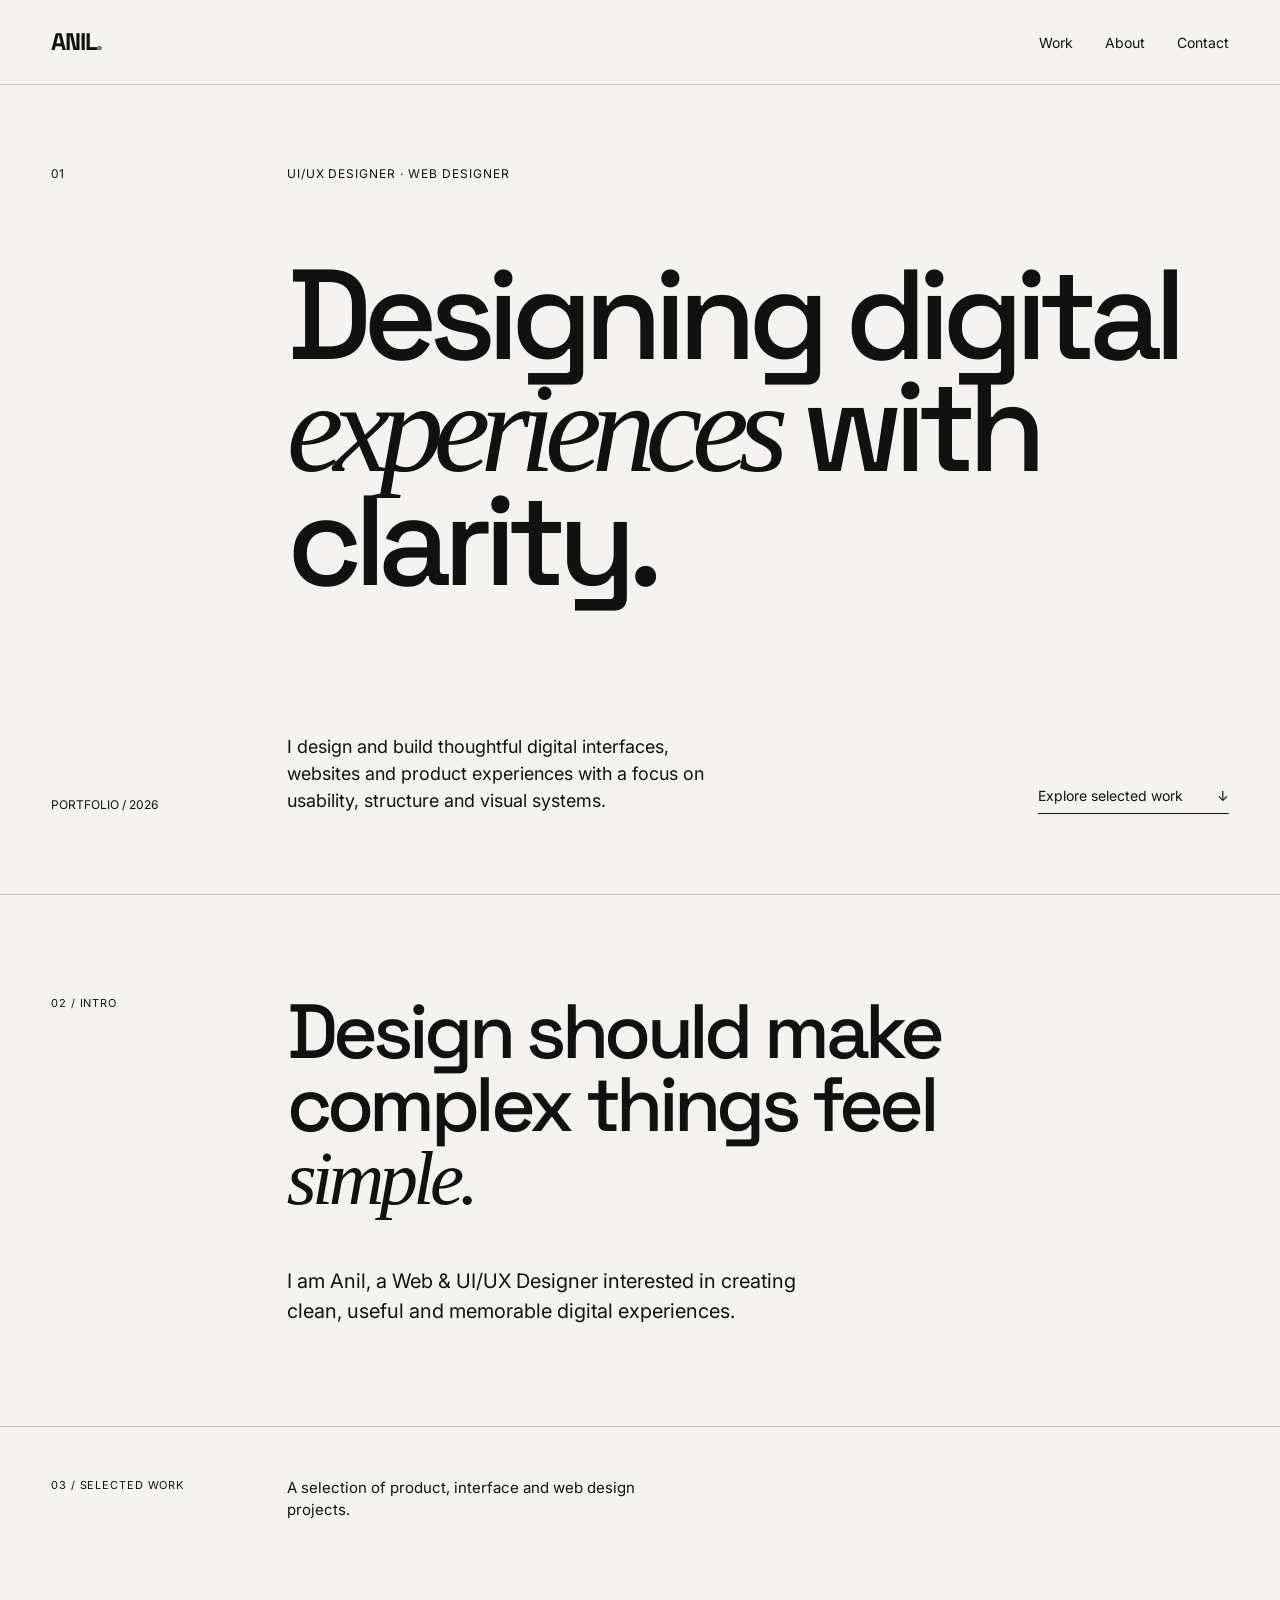
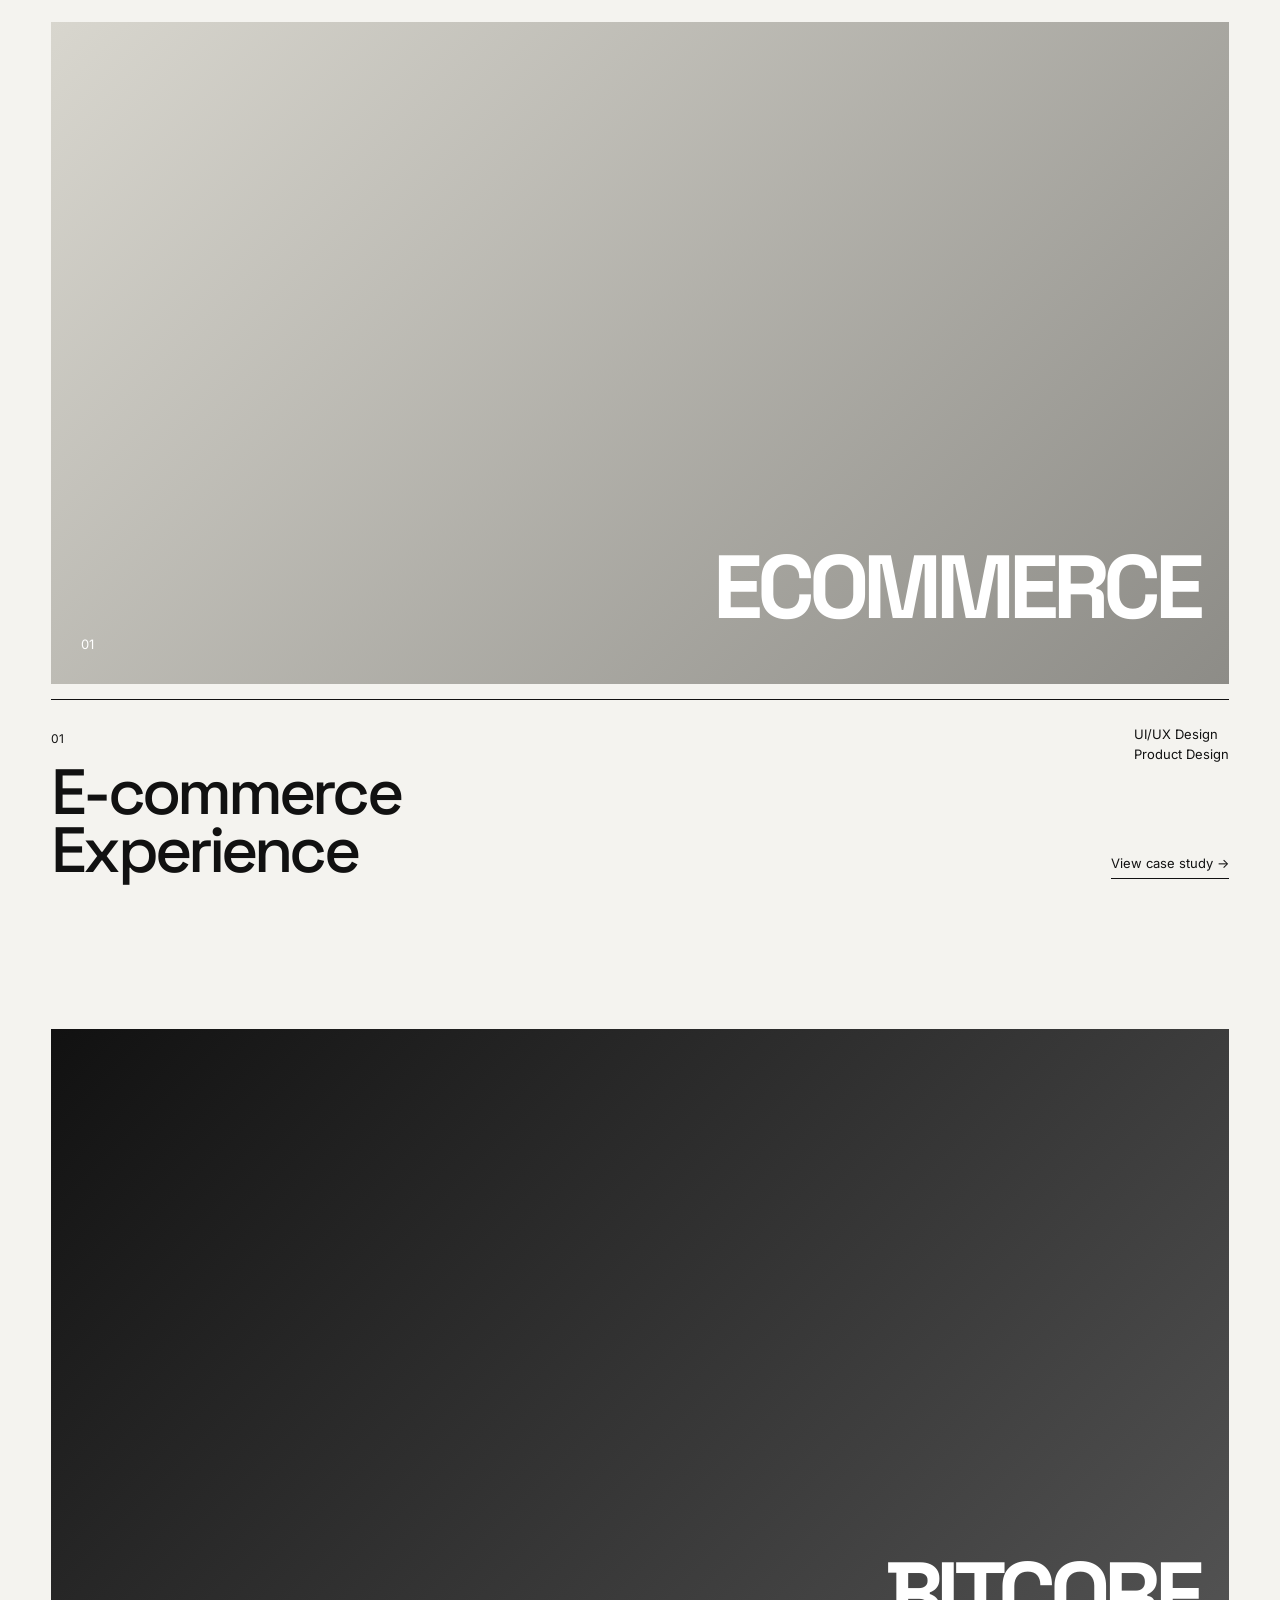
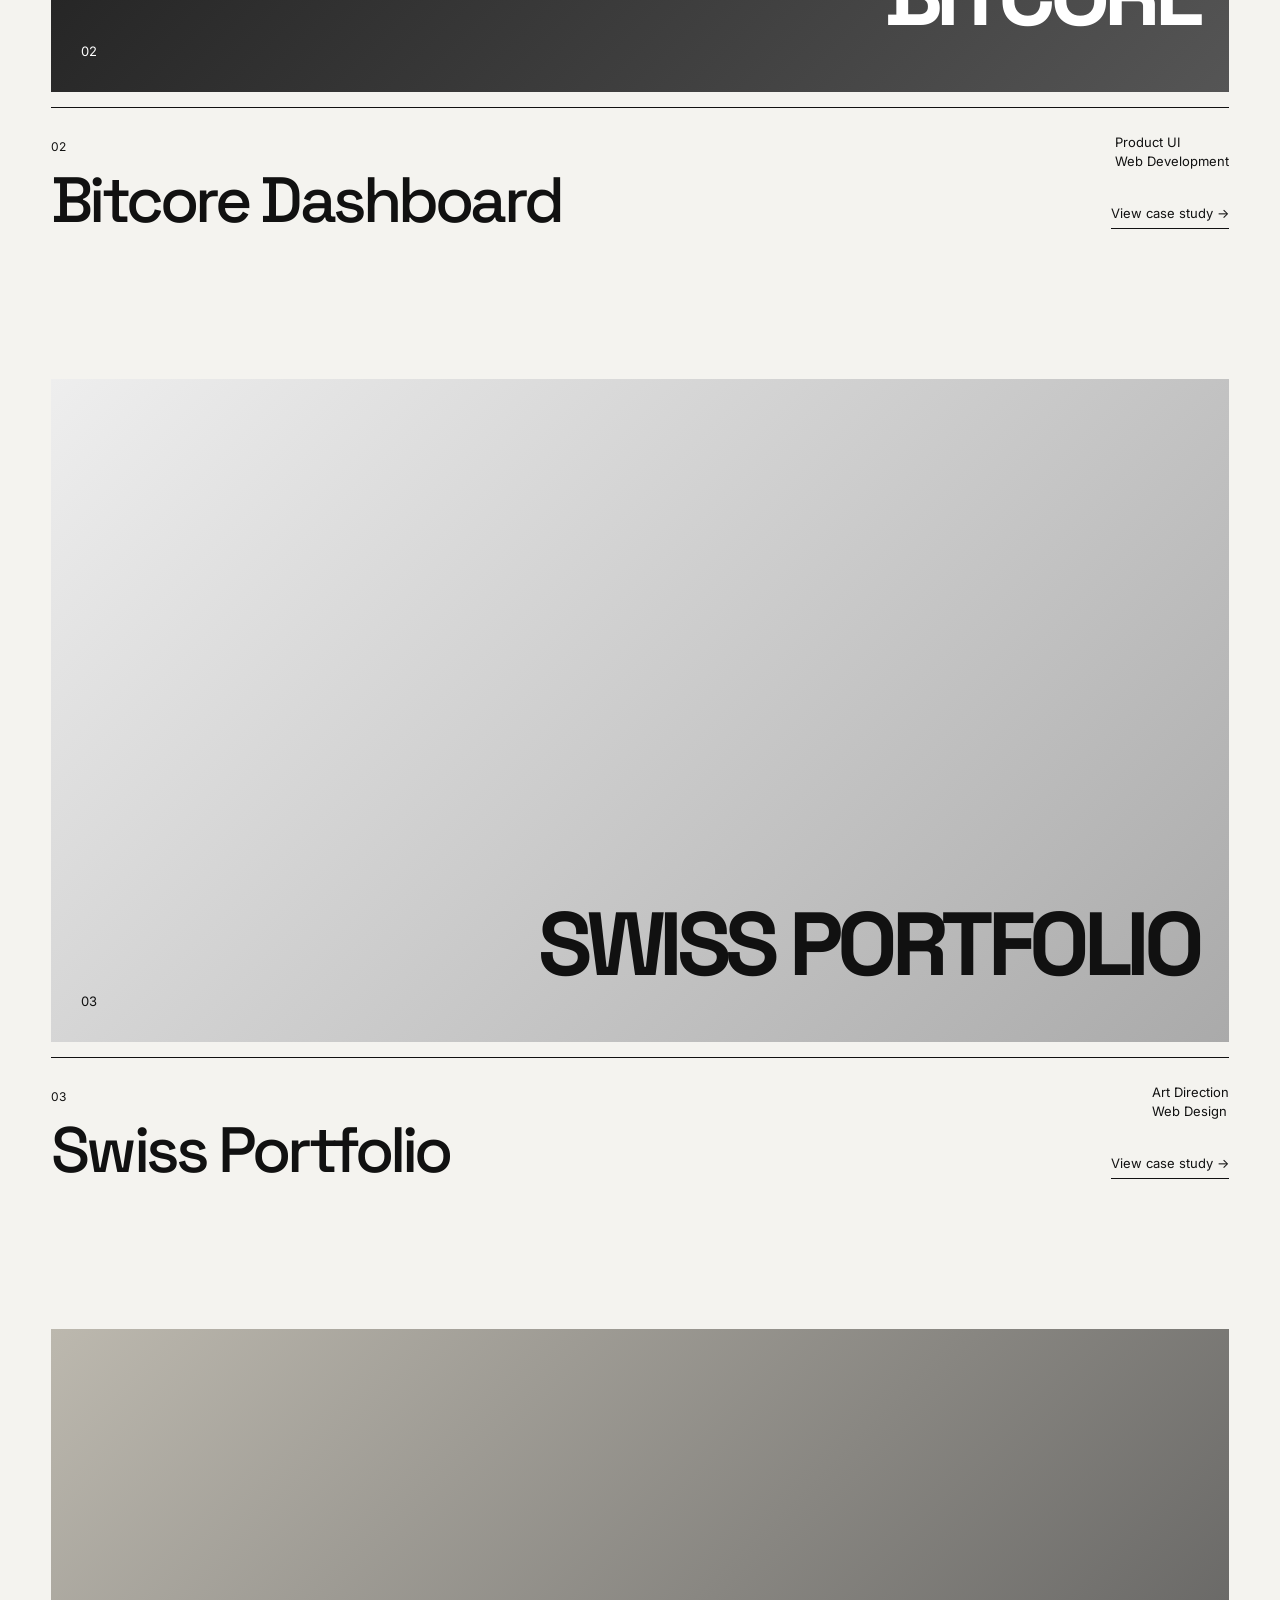
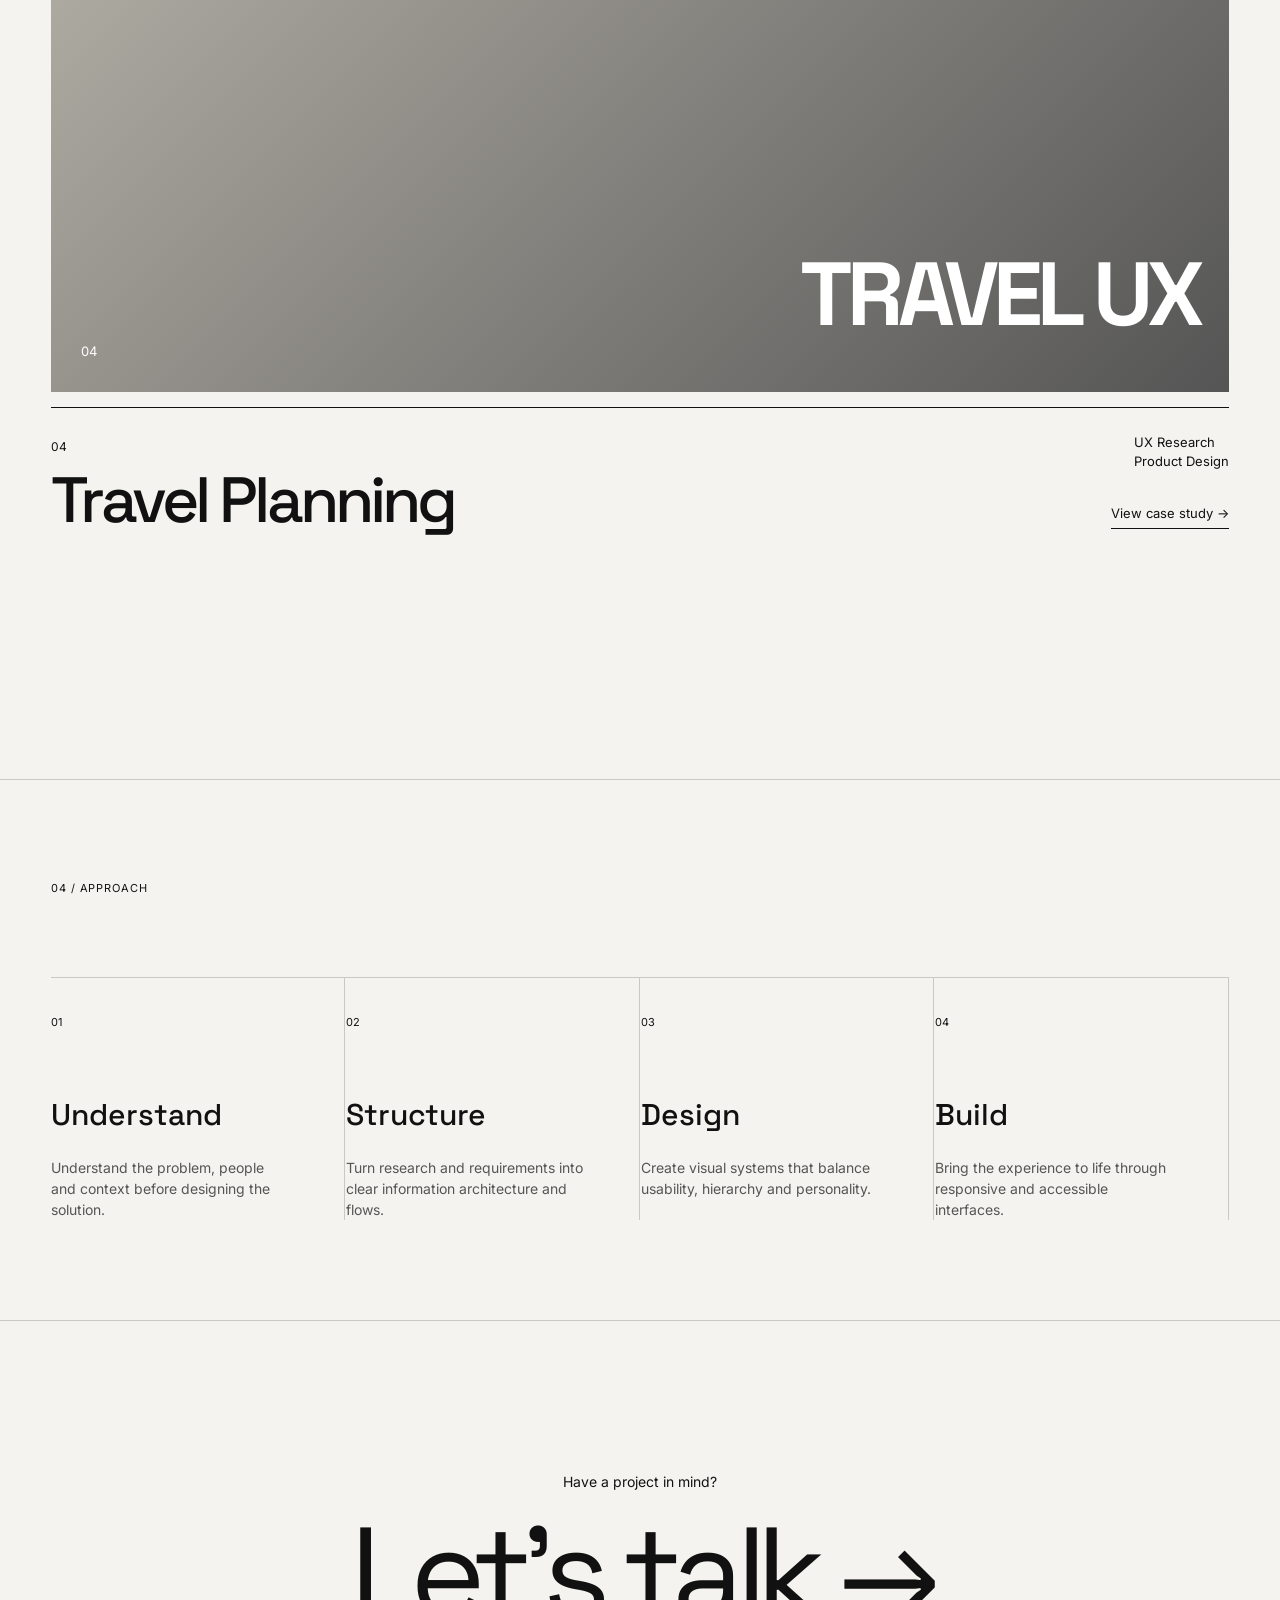
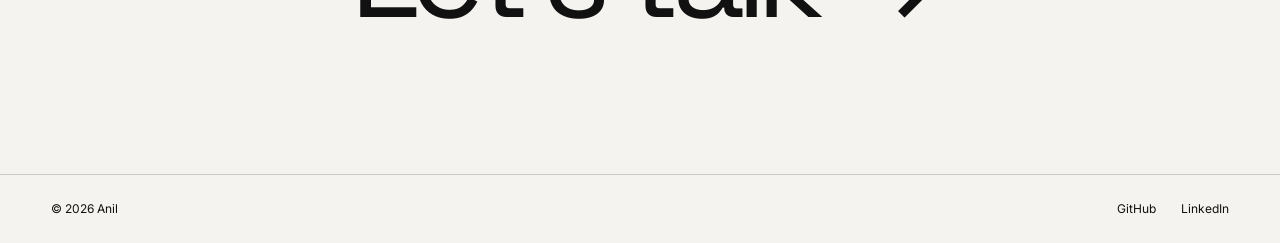
<file: index.html>
<!DOCTYPE html>
<html lang="en">
<head>
    <meta charset="UTF-8">

    <meta name="viewport"
          content="width=device-width, initial-scale=1.0">

    <meta name="description"
          content="Anil — Web Designer and UI/UX Designer creating thoughtful digital experiences.">

    <meta name="author"
          content="Anil">

    <meta property="og:title"
          content="Anil — UI/UX & Web Designer">

    <meta property="og:description"
          content="Selected UI/UX, web design and digital product case studies.">

    <meta property="og:type"
          content="website">

    <title>Anil — UI/UX & Web Designer</title>

    <link rel="stylesheet" href="css/style.css">
</head>

<body>

<header class="site-header">
    <a href="index.html" class="logo">
        ANIL<span>.</span>
    </a>

    <button class="menu-toggle"
            aria-label="Open navigation"
            aria-expanded="false">
        <span></span>
        <span></span>
    </button>

    <nav class="main-nav">
        <a href="#work">Work</a>
        <a href="about.html">About</a>
        <a href="contact.html">Contact</a>
    </nav>
</header>


<main>

    <!-- HERO -->

    <section class="hero">

        <div class="hero-index">
            <span>01</span>
            <span>Portfolio / 2026</span>
        </div>

        <div class="hero-content">

            <p class="eyebrow">
                UI/UX DESIGNER · WEB DESIGNER
            </p>

            <h1>
                Designing digital
                <em>experiences</em>
                with clarity.
            </h1>

            <div class="hero-bottom">

                <p class="hero-description">
                    I design and build thoughtful digital interfaces,
                    websites and product experiences with a focus on
                    usability, structure and visual systems.
                </p>

                <a href="#work" class="arrow-link">
                    Explore selected work
                    <span>↓</span>
                </a>

            </div>

        </div>

    </section>


    <!-- INTRO -->

    <section class="intro section">

        <div class="section-number">
            02 / INTRO
        </div>

        <div class="intro-content">

            <h2>
                Design should make
                complex things feel
                <span>simple.</span>
            </h2>

            <p>
                I am Anil, a Web & UI/UX Designer interested in
                creating clean, useful and memorable digital
                experiences.
            </p>

        </div>

    </section>


    <!-- WORK -->

    <section id="work" class="work section">

        <div class="section-heading">

            <div class="section-number">
                03 / SELECTED WORK
            </div>

            <p>
                A selection of product, interface and web design
                projects.
            </p>

        </div>


        <!-- PROJECT 01 -->

        <article class="project-card">

            <a href="case-studies/ecommerce.html"
               class="project-image project-ecommerce">

                <div class="project-placeholder">
                    <span>01</span>
                    <strong>ECOMMERCE</strong>
                </div>

            </a>

            <div class="project-info">

                <div>
                    <span class="project-number">01</span>

                    <h3>
                        E-commerce
                        Experience
                    </h3>
                </div>

                <div class="project-meta">

                    <p>
                        UI/UX Design
                        <br>
                        Product Design
                    </p>

                    <a href="case-studies/ecommerce.html">
                        View case study →
                    </a>

                </div>

            </div>

        </article>


        <!-- PROJECT 02 -->

        <article class="project-card">

            <a href="case-studies/bitcore.html"
               class="project-image project-bitcore">

                <div class="project-placeholder">
                    <span>02</span>
                    <strong>BITCORE</strong>
                </div>

            </a>

            <div class="project-info">

                <div>
                    <span class="project-number">02</span>

                    <h3>
                        Bitcore
                        Dashboard
                    </h3>
                </div>

                <div class="project-meta">

                    <p>
                        Product UI
                        <br>
                        Web Development
                    </p>

                    <a href="case-studies/bitcore.html">
                        View case study →
                    </a>

                </div>

            </div>

        </article>


        <!-- PROJECT 03 -->

        <article class="project-card">

            <a href="case-studies/portfolio.html"
               class="project-image project-portfolio">

                <div class="project-placeholder">
                    <span>03</span>
                    <strong>SWISS PORTFOLIO</strong>
                </div>

            </a>

            <div class="project-info">

                <div>
                    <span class="project-number">03</span>

                    <h3>
                        Swiss
                        Portfolio
                    </h3>

                </div>

                <div class="project-meta">

                    <p>
                        Art Direction
                        <br>
                        Web Design
                    </p>

                    <a href="case-studies/portfolio.html">
                        View case study →
                    </a>

                </div>

            </div>

        </article>


        <!-- PROJECT 04 -->

        <article class="project-card">

            <a href="case-studies/travel.html"
               class="project-image project-travel">

                <div class="project-placeholder">
                    <span>04</span>
                    <strong>TRAVEL UX</strong>
                </div>

            </a>

            <div class="project-info">

                <div>
                    <span class="project-number">04</span>

                    <h3>
                        Travel
                        Planning
                    </h3>

                </div>

                <div class="project-meta">

                    <p>
                        UX Research
                        <br>
                        Product Design
                    </p>

                    <a href="case-studies/travel.html">
                        View case study →
                    </a>

                </div>

            </div>

        </article>

    </section>


    <!-- APPROACH -->

    <section class="approach section">

        <div class="section-number">
            04 / APPROACH
        </div>

        <div class="approach-grid">

            <div>
                <span>01</span>
                <h3>Understand</h3>
                <p>
                    Understand the problem, people and context
                    before designing the solution.
                </p>
            </div>

            <div>
                <span>02</span>
                <h3>Structure</h3>
                <p>
                    Turn research and requirements into clear
                    information architecture and flows.
                </p>
            </div>

            <div>
                <span>03</span>
                <h3>Design</h3>
                <p>
                    Create visual systems that balance usability,
                    hierarchy and personality.
                </p>
            </div>

            <div>
                <span>04</span>
                <h3>Build</h3>
                <p>
                    Bring the experience to life through responsive
                    and accessible interfaces.
                </p>
            </div>

        </div>

    </section>


    <!-- CTA -->

    <section class="contact-cta">

        <p>Have a project in mind?</p>

        <a href="contact.html">
            Let's talk →
        </a>

    </section>

</main>


<footer class="site-footer">

    <div>
        © 2026 Anil
    </div>

    <div>
        <a href="https://github.com/Anilheranj"
           target="_blank"
           rel="noopener">
            GitHub
        </a>

        <a href="https://www.linkedin.com/"
           target="_blank"
           rel="noopener">
            LinkedIn
        </a>
    </div>

</footer>


<script src="js/script.js"></script>

</body>
</html>
</file>
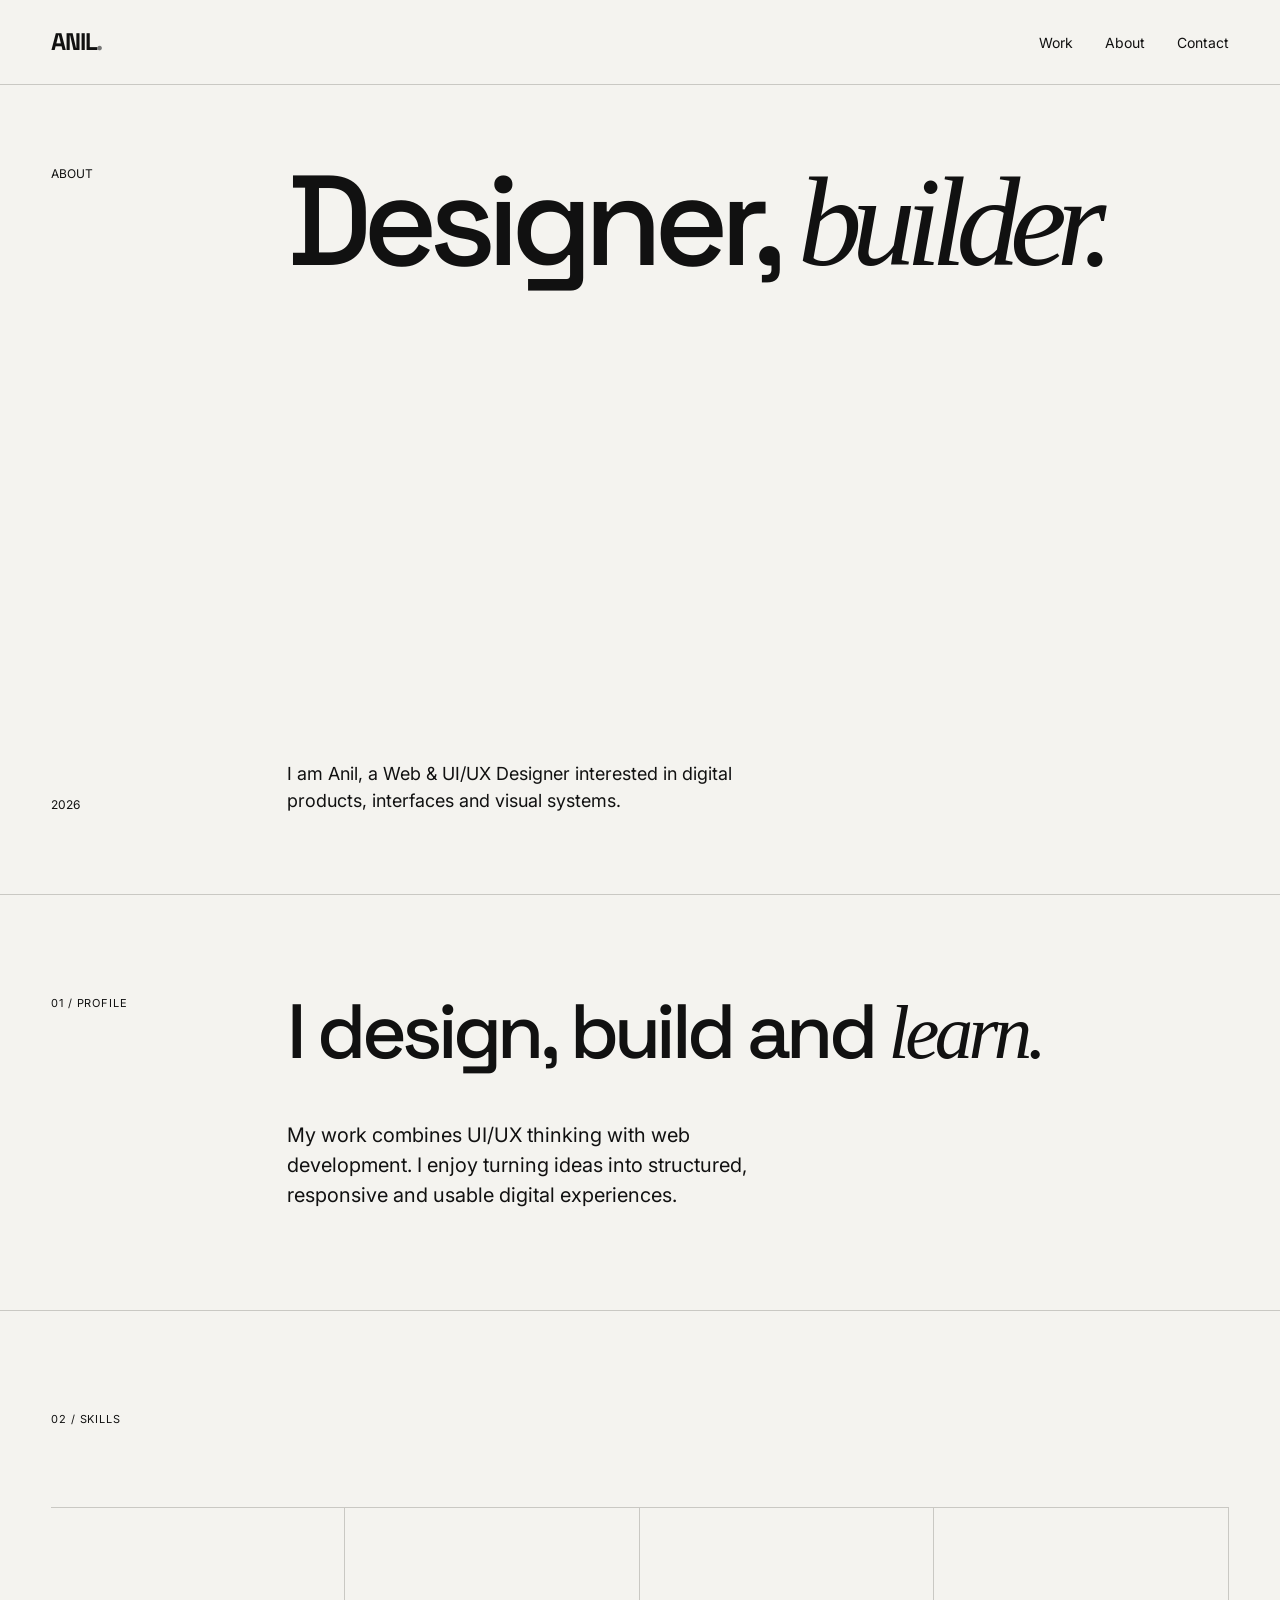
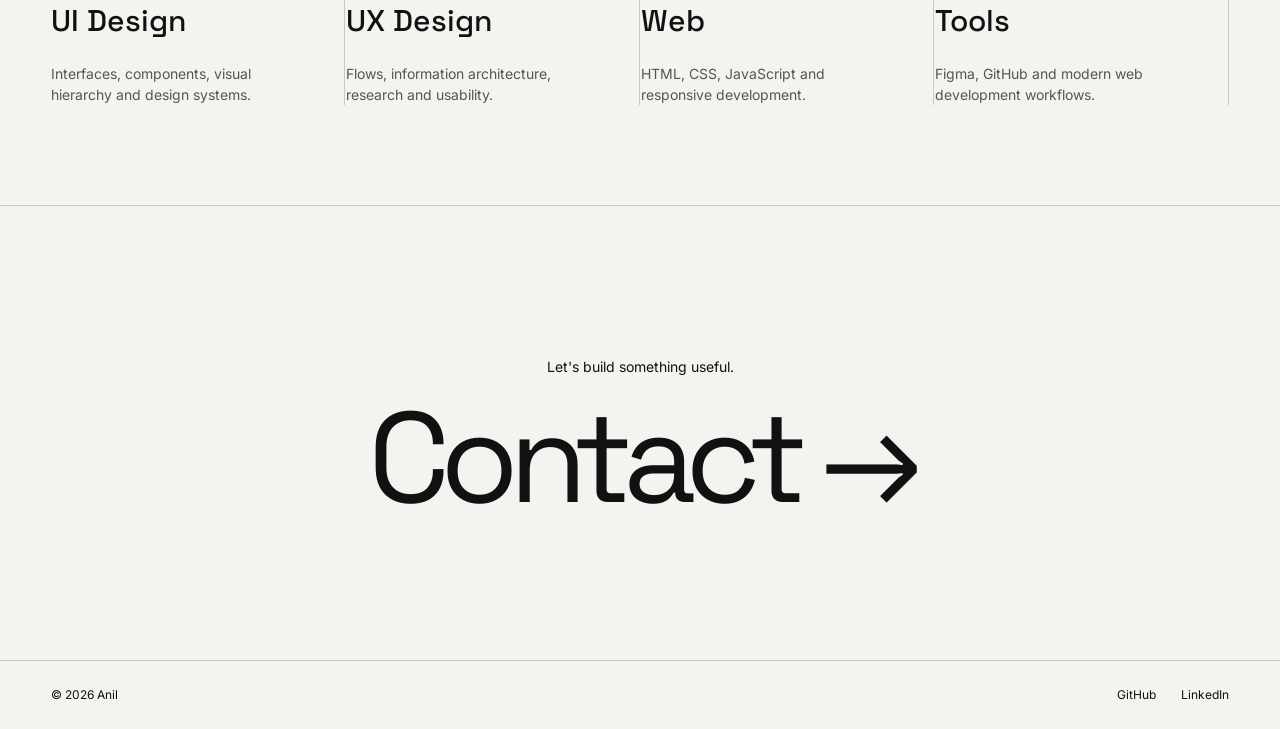
<file: about.html>
<!DOCTYPE html>
<html lang="en">

<head>

<meta charset="UTF-8">

<meta name="viewport"
      content="width=device-width, initial-scale=1.0">

<meta name="description"
      content="About Anil — UI/UX and Web Designer.">

<title>About — Anil</title>

<link rel="stylesheet" href="css/style.css">

</head>

<body>

<header class="site-header">

<a href="index.html" class="logo">
ANIL<span>.</span>
</a>

<nav class="main-nav">

<a href="index.html#work">
Work
</a>

<a href="about.html">
About
</a>

<a href="contact.html">
Contact
</a>

</nav>

</header>


<main>

<section class="hero">

<div class="hero-index">

<span>About</span>
<span>2026</span>

</div>

<div class="hero-content">

<h1>
Designer,
<em>builder.</em>
</h1>

<div class="hero-bottom">

<p class="hero-description">

I am Anil, a Web & UI/UX Designer interested in
digital products, interfaces and visual systems.

</p>

</div>

</div>

</section>


<section class="section intro">

<div class="section-number">
01 / PROFILE
</div>

<div class="intro-content">

<h2>
I design,
build and
<span>learn.</span>
</h2>

<p>
My work combines UI/UX thinking with web development.
I enjoy turning ideas into structured, responsive and
usable digital experiences.
</p>

</div>

</section>


<section class="section">

<div class="section-number">
02 / SKILLS
</div>

<div class="approach-grid">

<div>
<h3>UI Design</h3>
<p>Interfaces, components, visual hierarchy and design systems.</p>
</div>

<div>
<h3>UX Design</h3>
<p>Flows, information architecture, research and usability.</p>
</div>

<div>
<h3>Web</h3>
<p>HTML, CSS, JavaScript and responsive development.</p>
</div>

<div>
<h3>Tools</h3>
<p>Figma, GitHub and modern web development workflows.</p>
</div>

</div>

</section>


<section class="contact-cta">

<p>
Let's build something useful.
</p>

<a href="contact.html">
Contact →
</a>

</section>

</main>


<footer class="site-footer">

<div>
© <span data-year></span> Anil
</div>

<div>

<a href="https://github.com/Anilheranj"
target="_blank">
GitHub
</a>

<a href="https://www.linkedin.com/"
target="_blank">
LinkedIn
</a>

</div>

</footer>

<script src="js/script.js"></script>

</body>
</html>
</file>
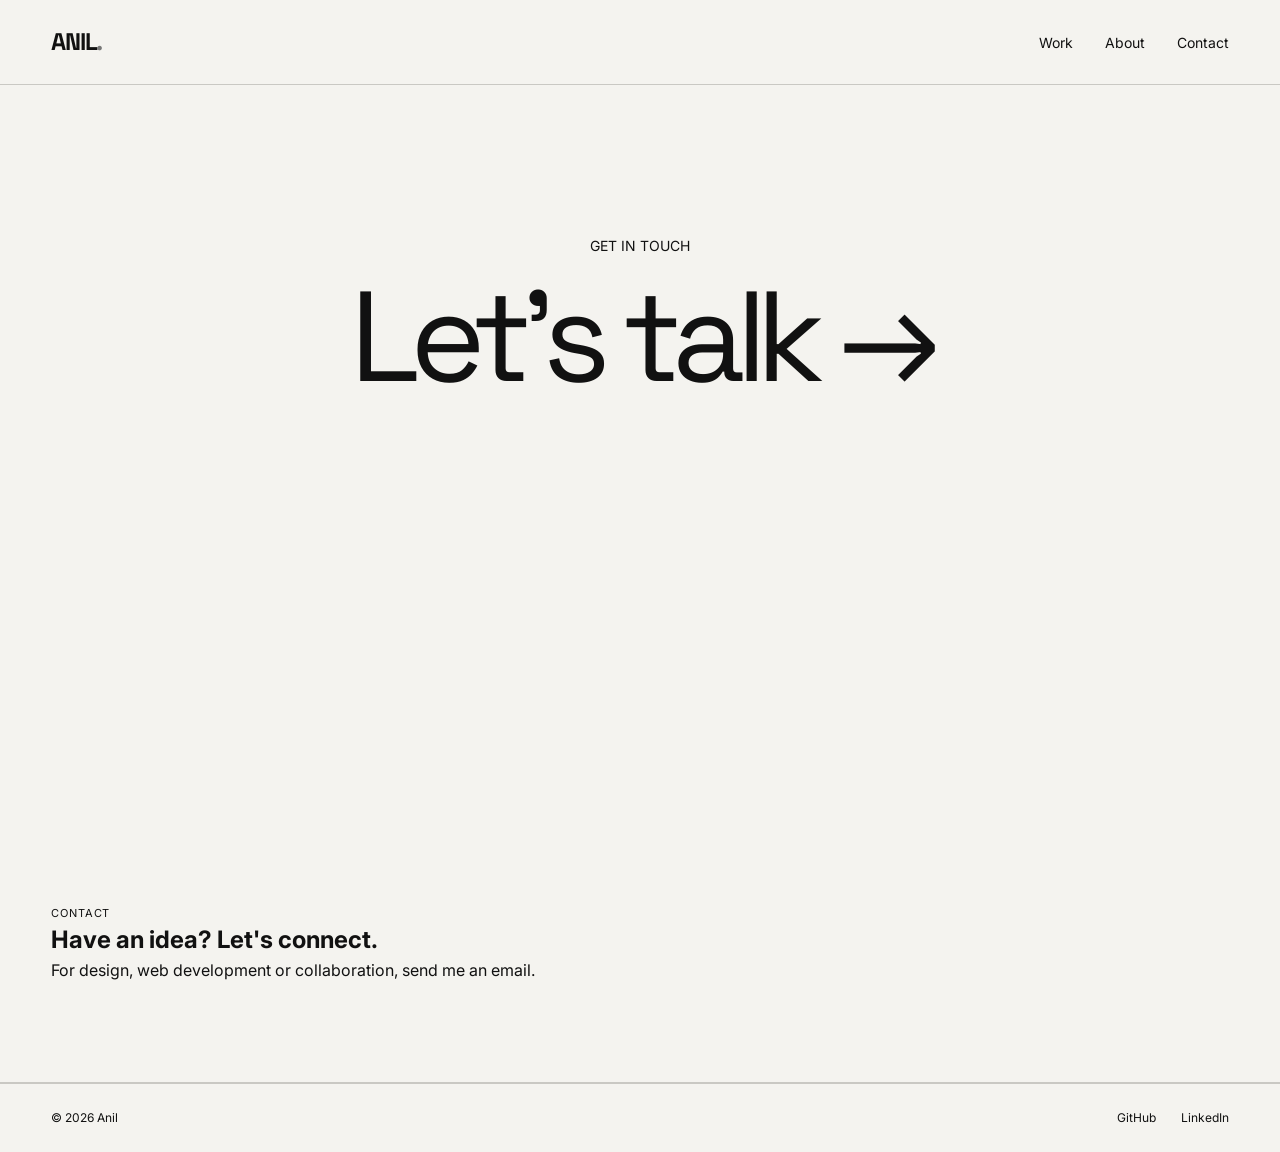
<file: contact.html>
<!DOCTYPE html>
<html lang="en">

<head>

<meta charset="UTF-8">

<meta name="viewport"
      content="width=device-width, initial-scale=1.0">

<meta name="description"
      content="Contact Anil — UI/UX and Web Designer.">

<title>Contact — Anil</title>

<link rel="stylesheet" href="css/style.css">

</head>

<body>

<header class="site-header">

<a href="index.html" class="logo">
ANIL<span>.</span>
</a>

<nav class="main-nav">

<a href="index.html#work">
Work
</a>

<a href="about.html">
About
</a>

<a href="contact.html">
Contact
</a>

</nav>

</header>


<main>

<section class="contact-cta"
         style="min-height:80vh;">

<p>
GET IN TOUCH
</p>

<a href="mailto:YOUR_EMAIL@example.com">
Let's talk →
</a>

</section>


<section class="section">

<div class="section-number">
CONTACT
</div>

<div class="intro-content">

<h2>
Have an idea?
Let's <span>connect.</span>
</h2>

<p>
For design, web development or collaboration,
send me an email.
</p>

</div>

</section>

</main>


<footer class="site-footer">

<div>
© <span data-year></span> Anil
</div>

<div>

<a href="https://github.com/Anilheranj"
target="_blank">
GitHub
</a>

<a href="https://www.linkedin.com/"
target="_blank">
LinkedIn
</a>

</div>

</footer>


<script src="js/script.js"></script>

</body>
</html>
</file>
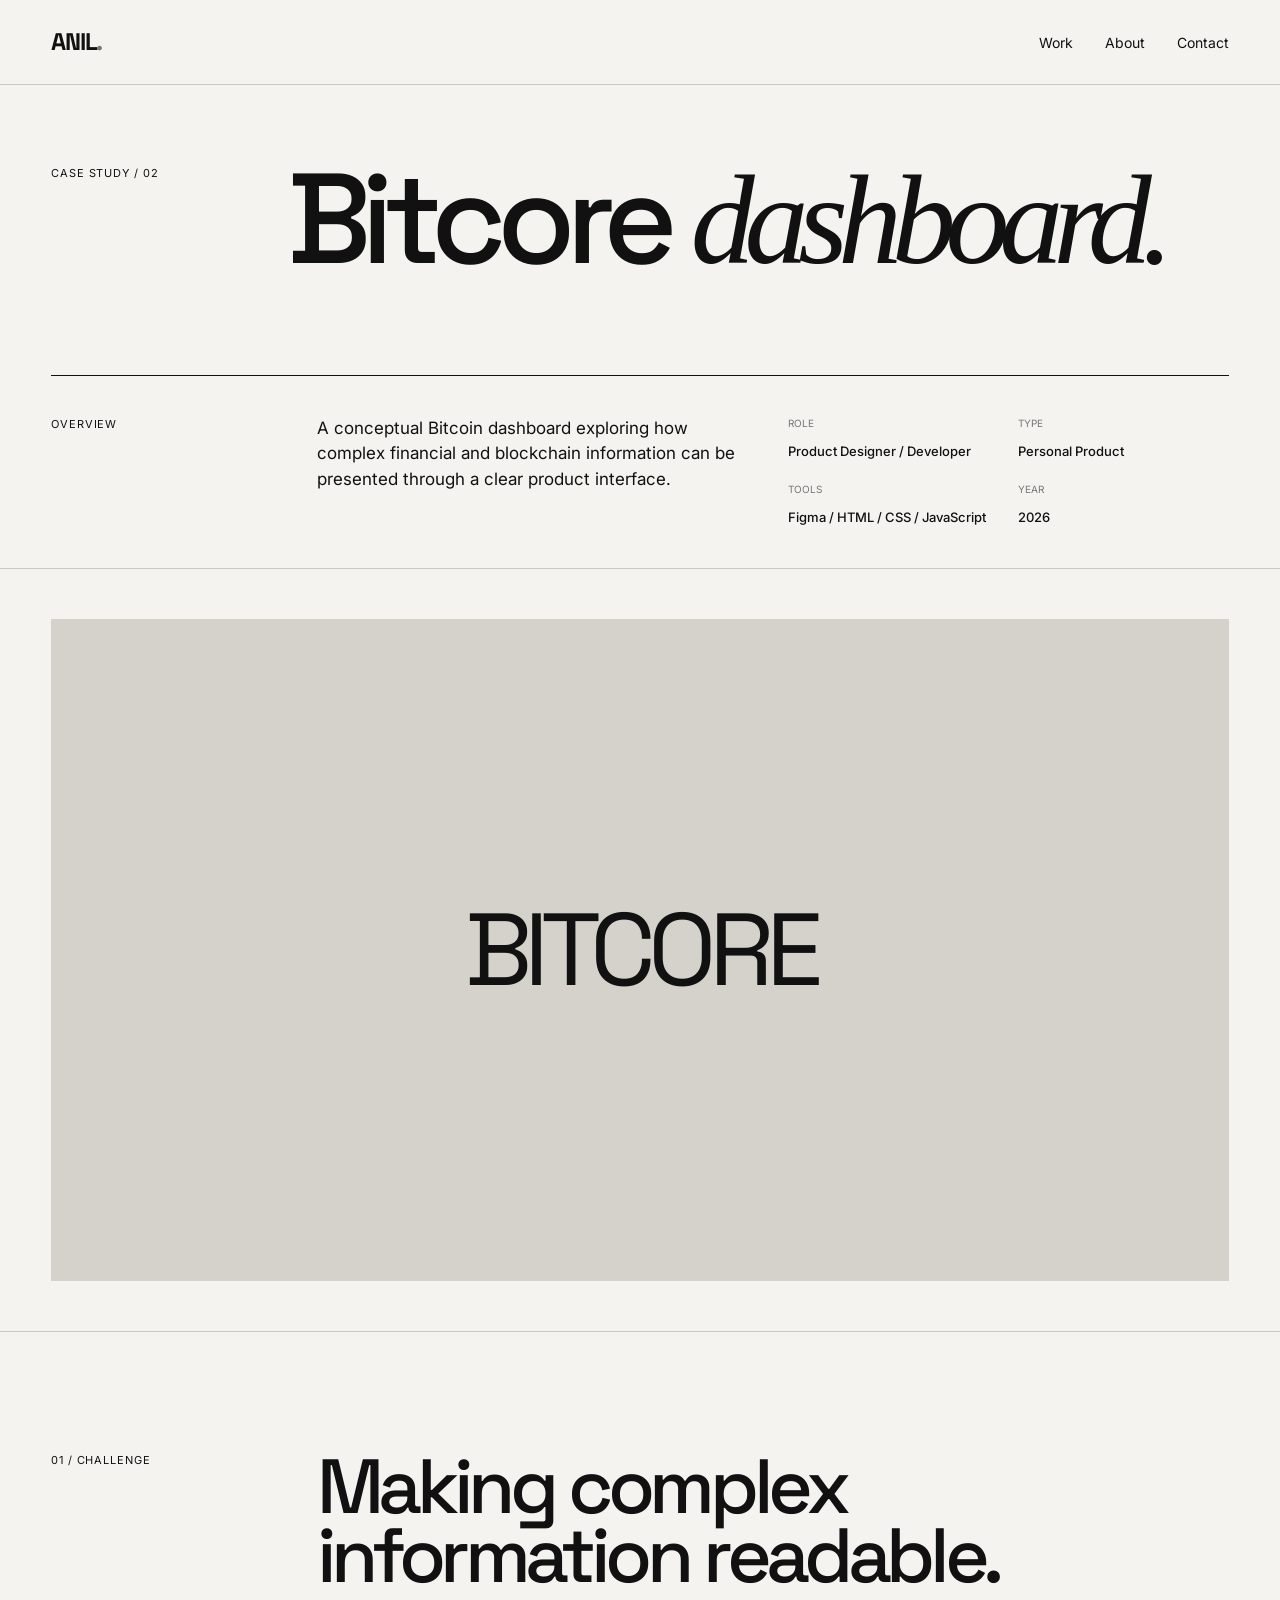
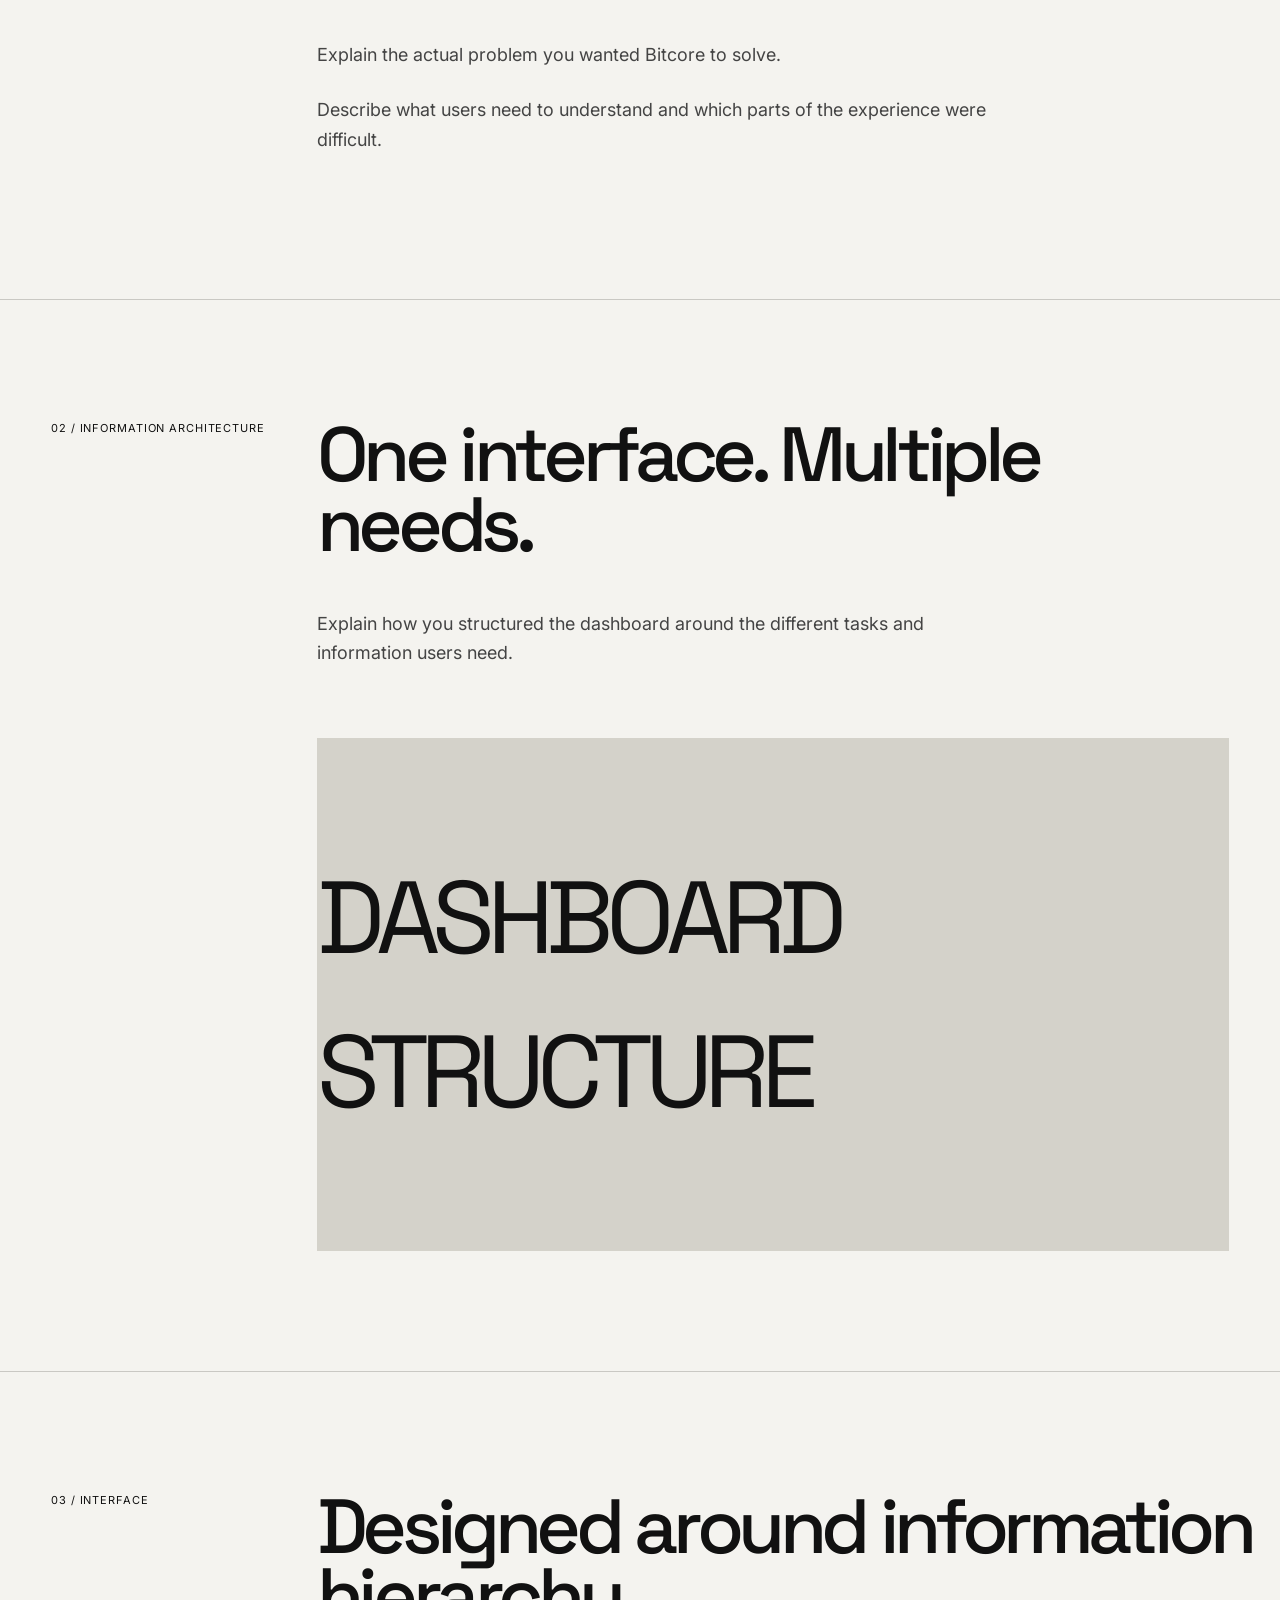
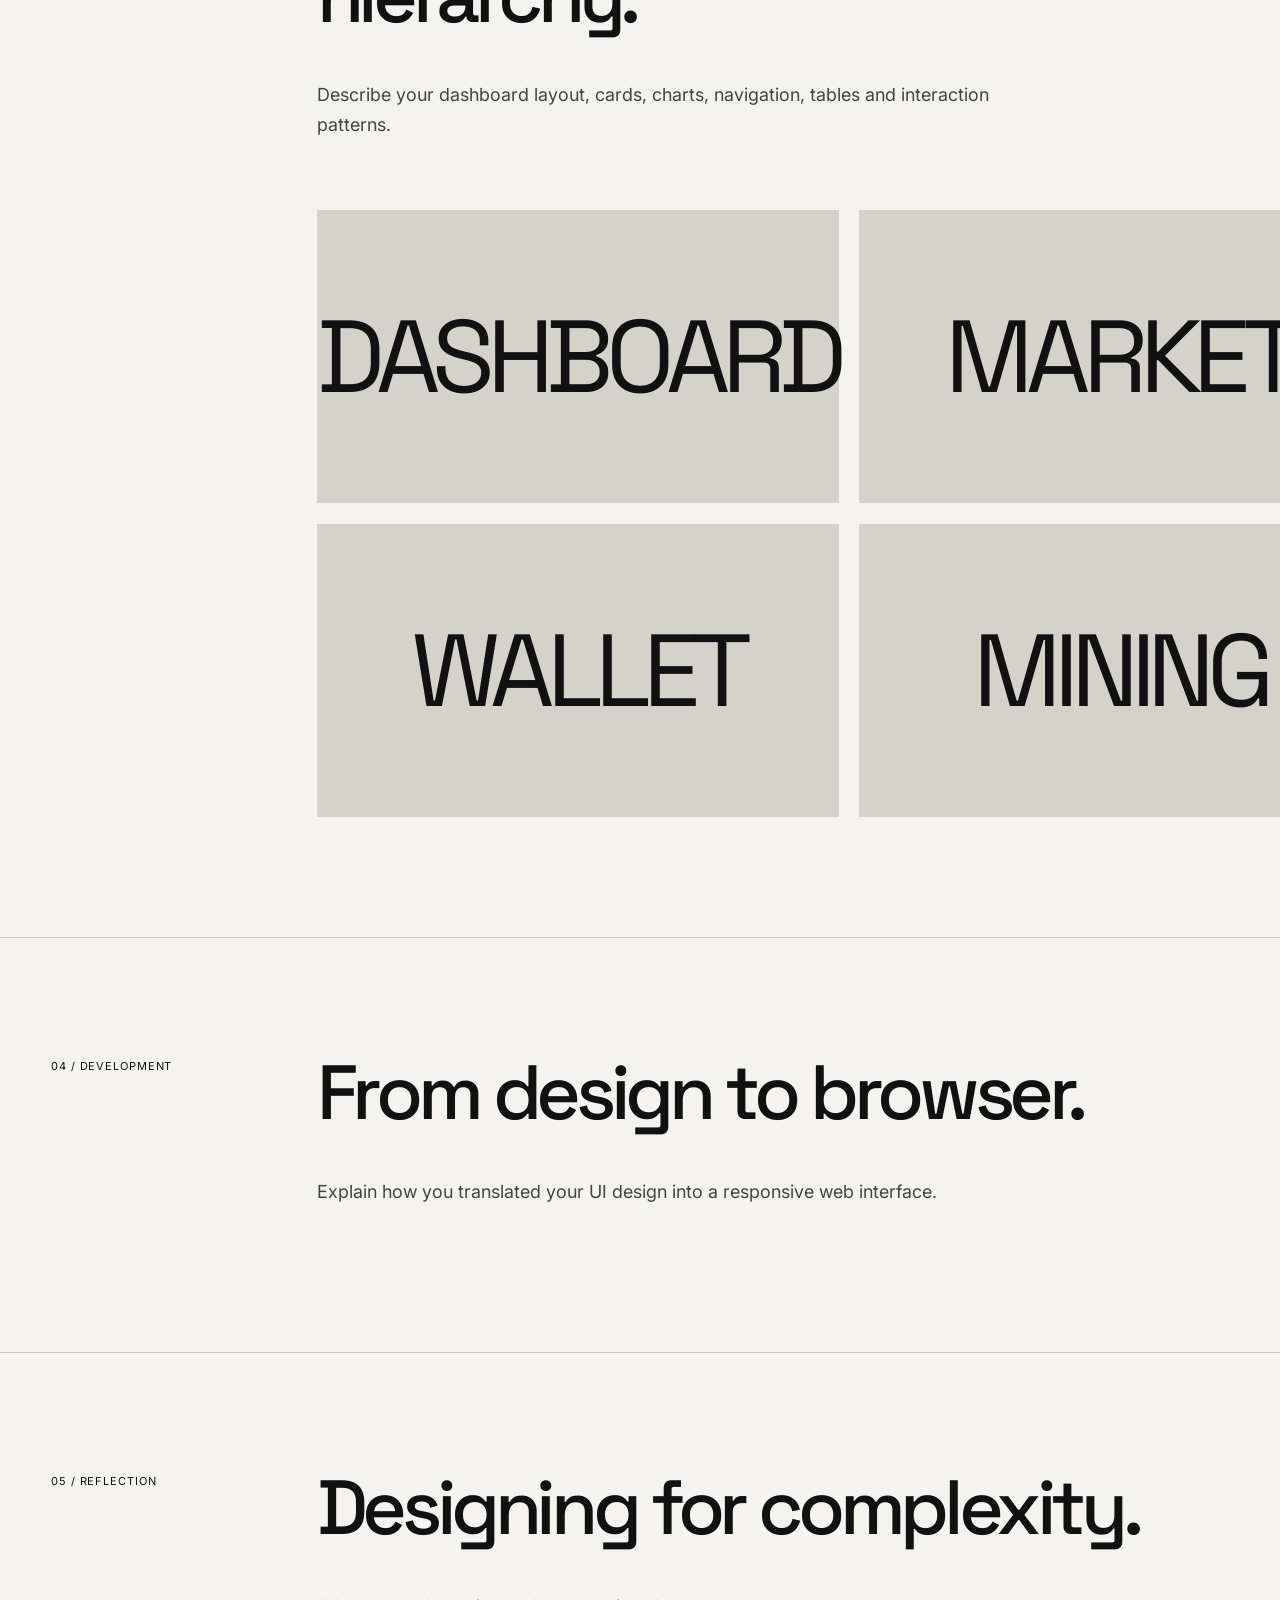
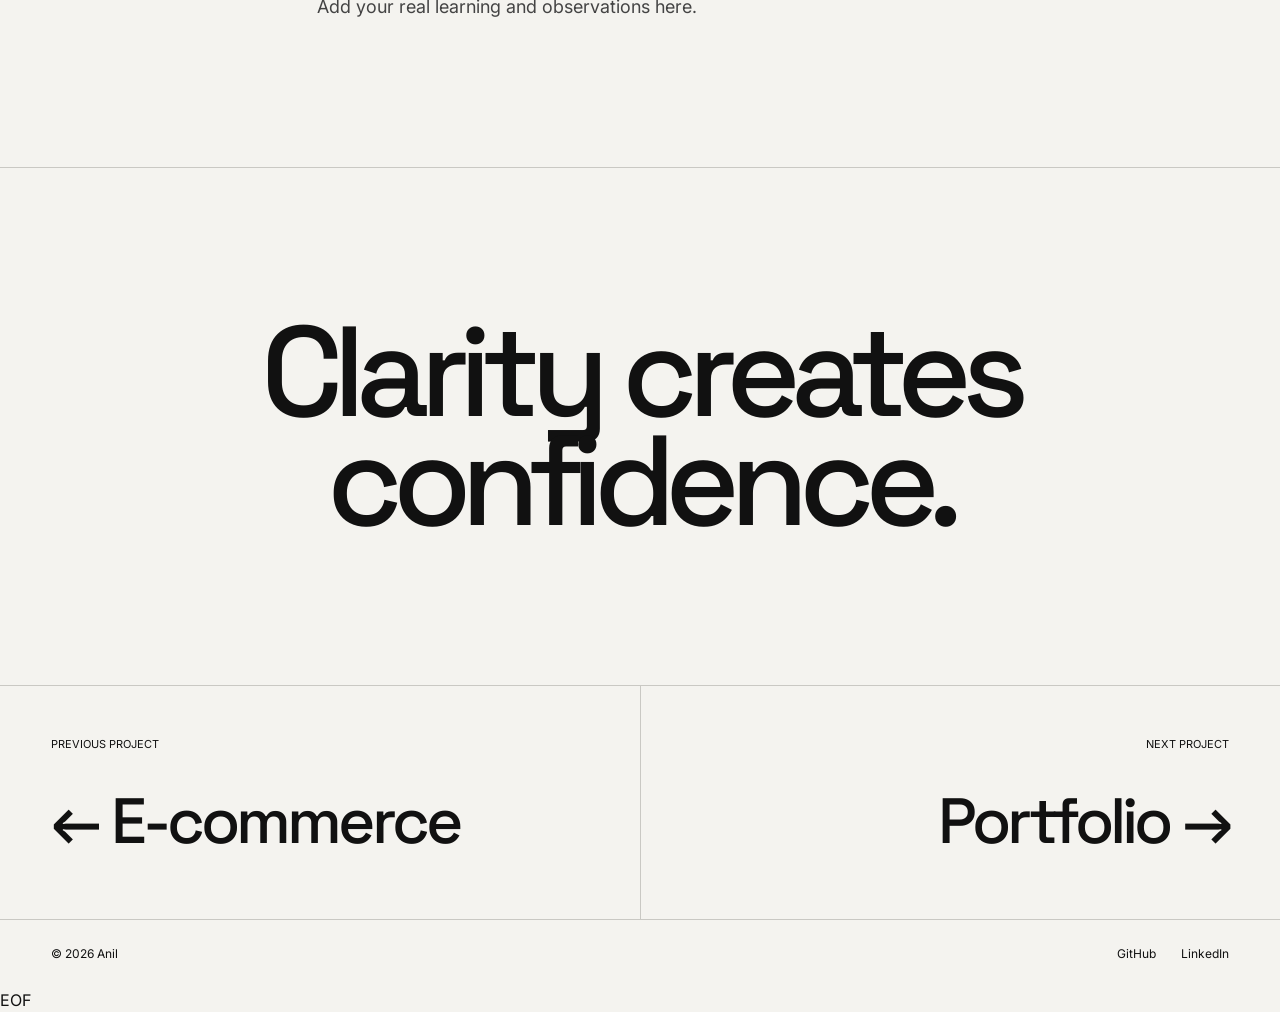
<file: case-studies/bitcore.html>
<!DOCTYPE html>
<html lang="en">

<head>

<meta charset="UTF-8">

<meta name="viewport"
      content="width=device-width, initial-scale=1.0">

<meta name="description"
      content="Bitcore Dashboard — Product UI Case Study by Anil.">

<title>Bitcore Dashboard — Anil</title>

<link rel="stylesheet" href="../css/style.css">
<link rel="stylesheet" href="../css/case-study.css">

</head>

<body>

<header class="site-header">

<a href="../index.html" class="logo">
ANIL<span>.</span>
</a>

<button class="menu-toggle"
        aria-label="Open navigation"
        aria-expanded="false">

<span></span>
<span></span>

</button>

<nav class="main-nav">

<a href="../index.html#work">Work</a>
<a href="../about.html">About</a>
<a href="../contact.html">Contact</a>

</nav>

</header>


<main>


<section class="case-hero">

<div class="case-top">

<div class="case-label">
Case Study / 02
</div>

<h1 class="case-title">
Bitcore
<em>dashboard.</em>
</h1>

</div>


<div class="case-summary">

<div class="case-label">
Overview
</div>

<p>
A conceptual Bitcoin dashboard exploring how complex
financial and blockchain information can be presented
through a clear product interface.
</p>

<div class="case-meta">

<div class="meta-item">
<span>Role</span>
<strong>Product Designer / Developer</strong>
</div>

<div class="meta-item">
<span>Type</span>
<strong>Personal Product</strong>
</div>

<div class="meta-item">
<span>Tools</span>
<strong>Figma / HTML / CSS / JavaScript</strong>
</div>

<div class="meta-item">
<span>Year</span>
<strong>2026</strong>
</div>

</div>

</div>

</section>


<section class="case-cover">

<div class="cover-placeholder">
BITCORE
</div>

</section>


<section class="case-section">

<div class="case-label">
01 / Challenge
</div>

<div class="case-section-content">

<h2>
Making complex
information readable.
</h2>

<p>
Explain the actual problem you wanted Bitcore to solve.
</p>

<p>
Describe what users need to understand and which parts
of the experience were difficult.
</p>

</div>

</section>


<section class="case-section">

<div class="case-label">
02 / Information Architecture
</div>

<div class="case-section-content">

<h2>
One interface.
Multiple needs.
</h2>

<p>
Explain how you structured the dashboard around the
different tasks and information users need.
</p>

<div class="case-image-large">

<div class="cover-placeholder">
DASHBOARD STRUCTURE
</div>

</div>

</div>

</section>


<section class="case-section">

<div class="case-label">
03 / Interface
</div>

<div class="case-section-content">

<h2>
Designed around
information hierarchy.
</h2>

<p>
Describe your dashboard layout, cards, charts, navigation,
tables and interaction patterns.
</p>

<div class="case-image-grid">

<div class="cover-placeholder">
DASHBOARD
</div>

<div class="cover-placeholder">
MARKET
</div>

<div class="cover-placeholder">
WALLET
</div>

<div class="cover-placeholder">
MINING
</div>

</div>

</div>

</section>


<section class="case-section">

<div class="case-label">
04 / Development
</div>

<div class="case-section-content">

<h2>
From design
to browser.
</h2>

<p>
Explain how you translated your UI design into a responsive
web interface.
</p>

</div>

</section>


<section class="case-section">

<div class="case-label">
05 / Reflection
</div>

<div class="case-section-content">

<h2>
Designing for
complexity.
</h2>

<p>
Add your real learning and observations here.
</p>

</div>

</section>


<section class="final-section">

<h2>
Clarity creates
confidence.
</h2>

</section>


<section class="case-nav">

<a href="ecommerce.html">

<span>
Previous project
</span>

<strong>
← E-commerce
</strong>

</a>


<a href="portfolio.html">

<span>
Next project
</span>

<strong>
Portfolio →
</strong>

</a>

</section>


</main>


<footer class="site-footer">

<div>
© <span data-year></span> Anil
</div>

<div>

<a href="https://github.com/Anilheranj"
target="_blank"
rel="noopener">
GitHub
</a>

<a href="https://www.linkedin.com/"
target="_blank"
rel="noopener">
LinkedIn
</a>

</div>

</footer>


<script src="../js/script.js"></script>

</body>
</html>
EOF
</file>
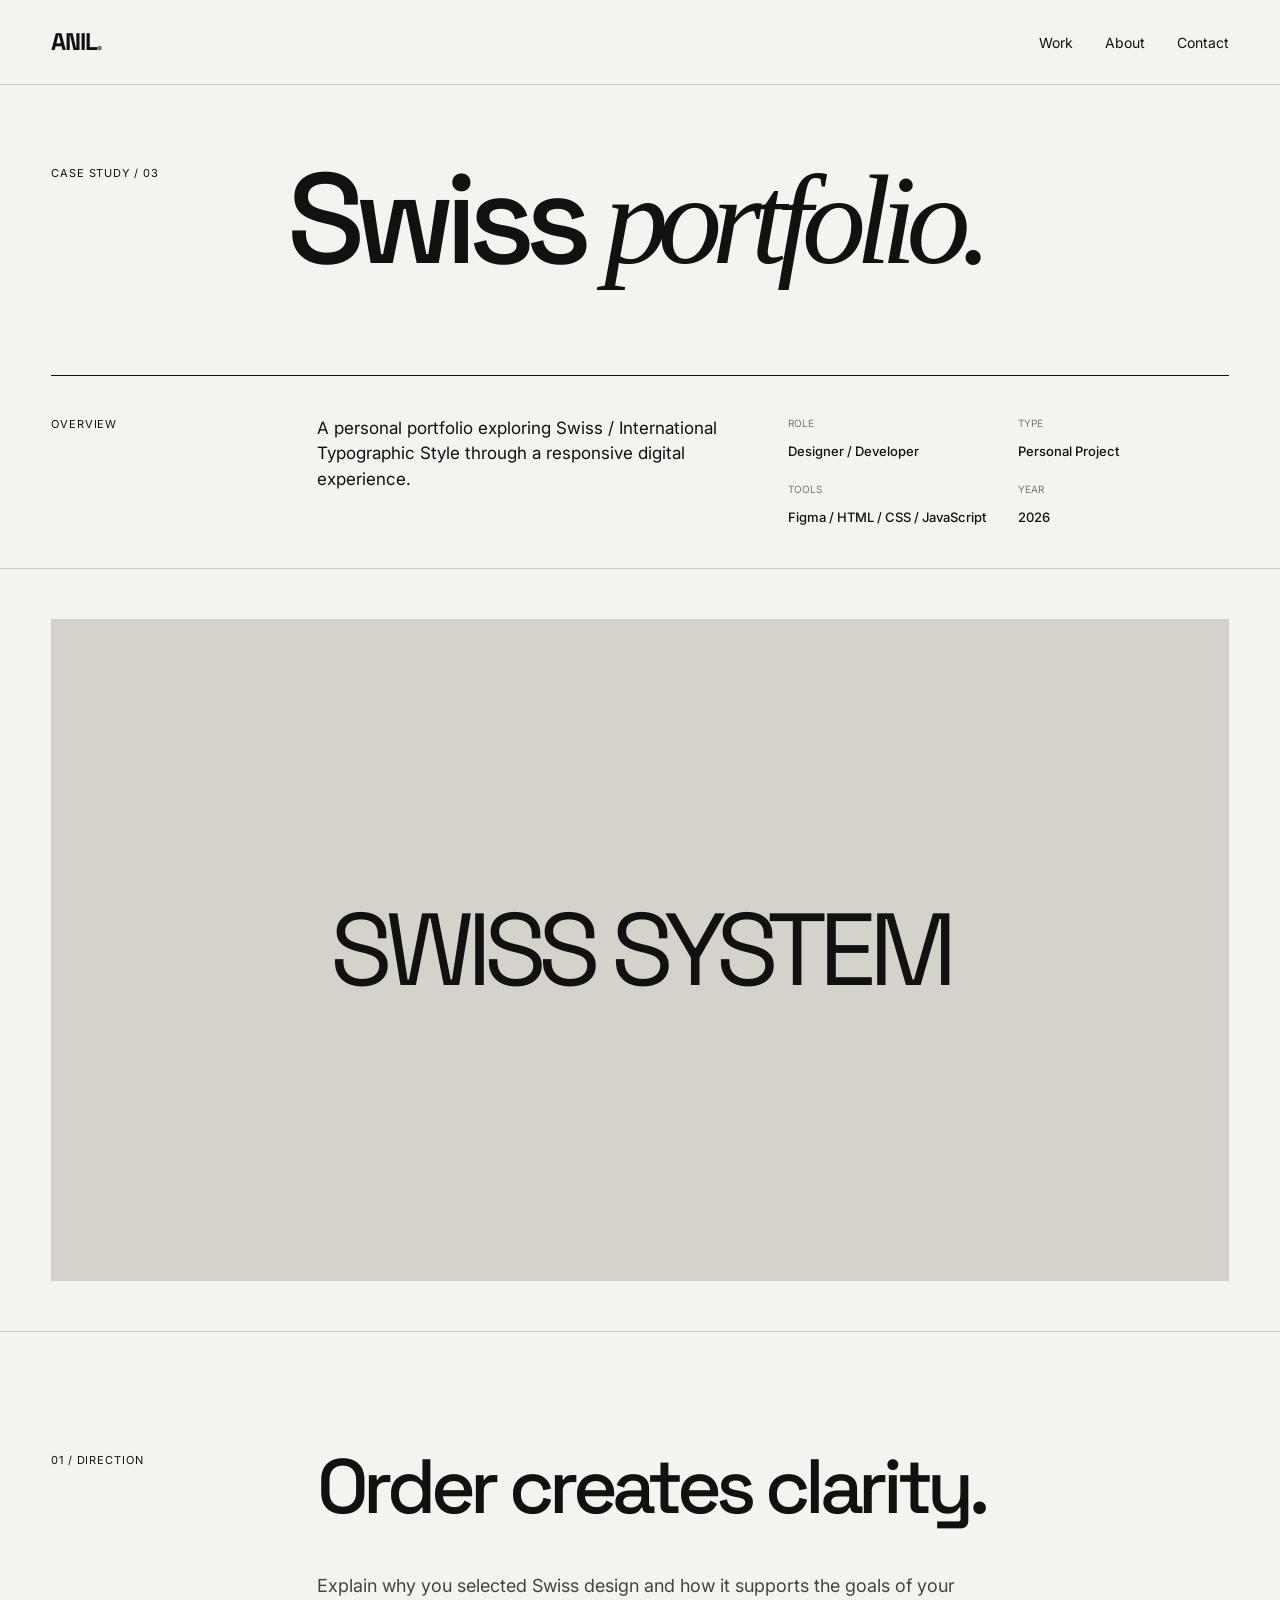
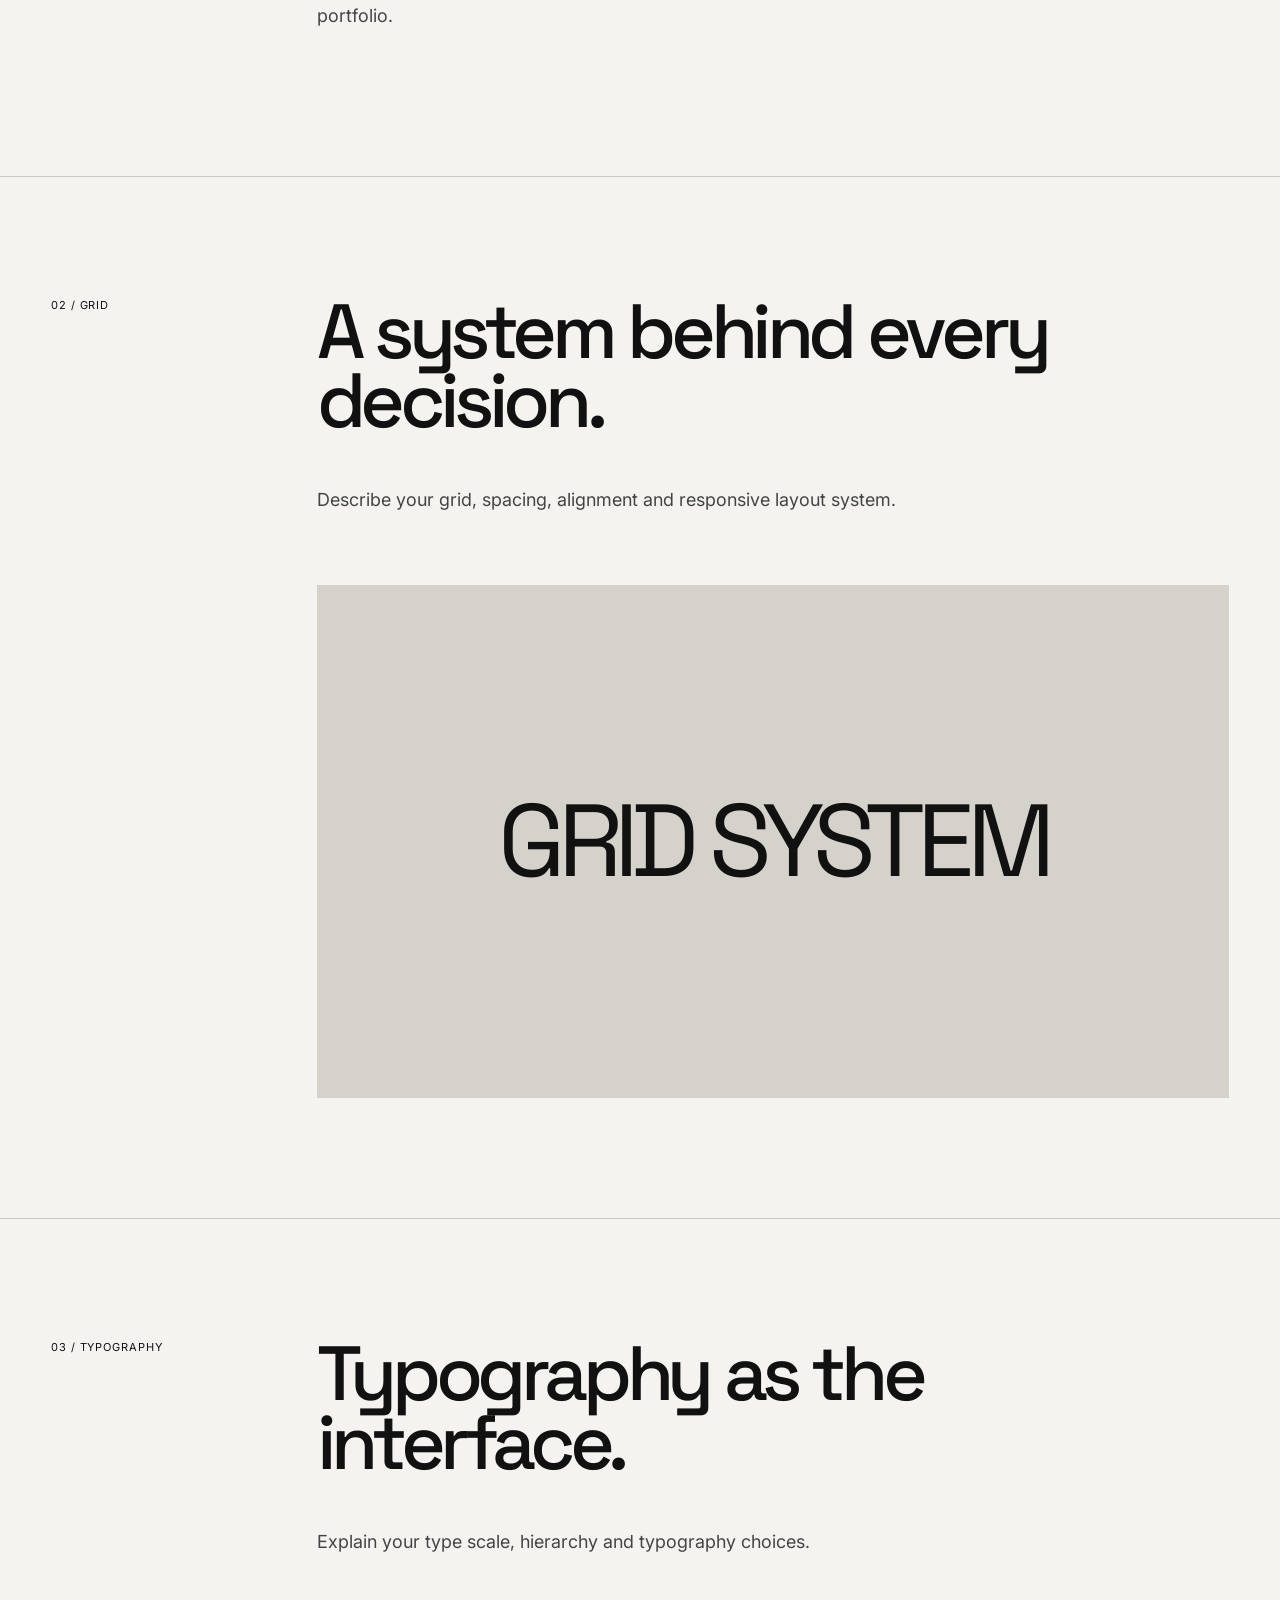
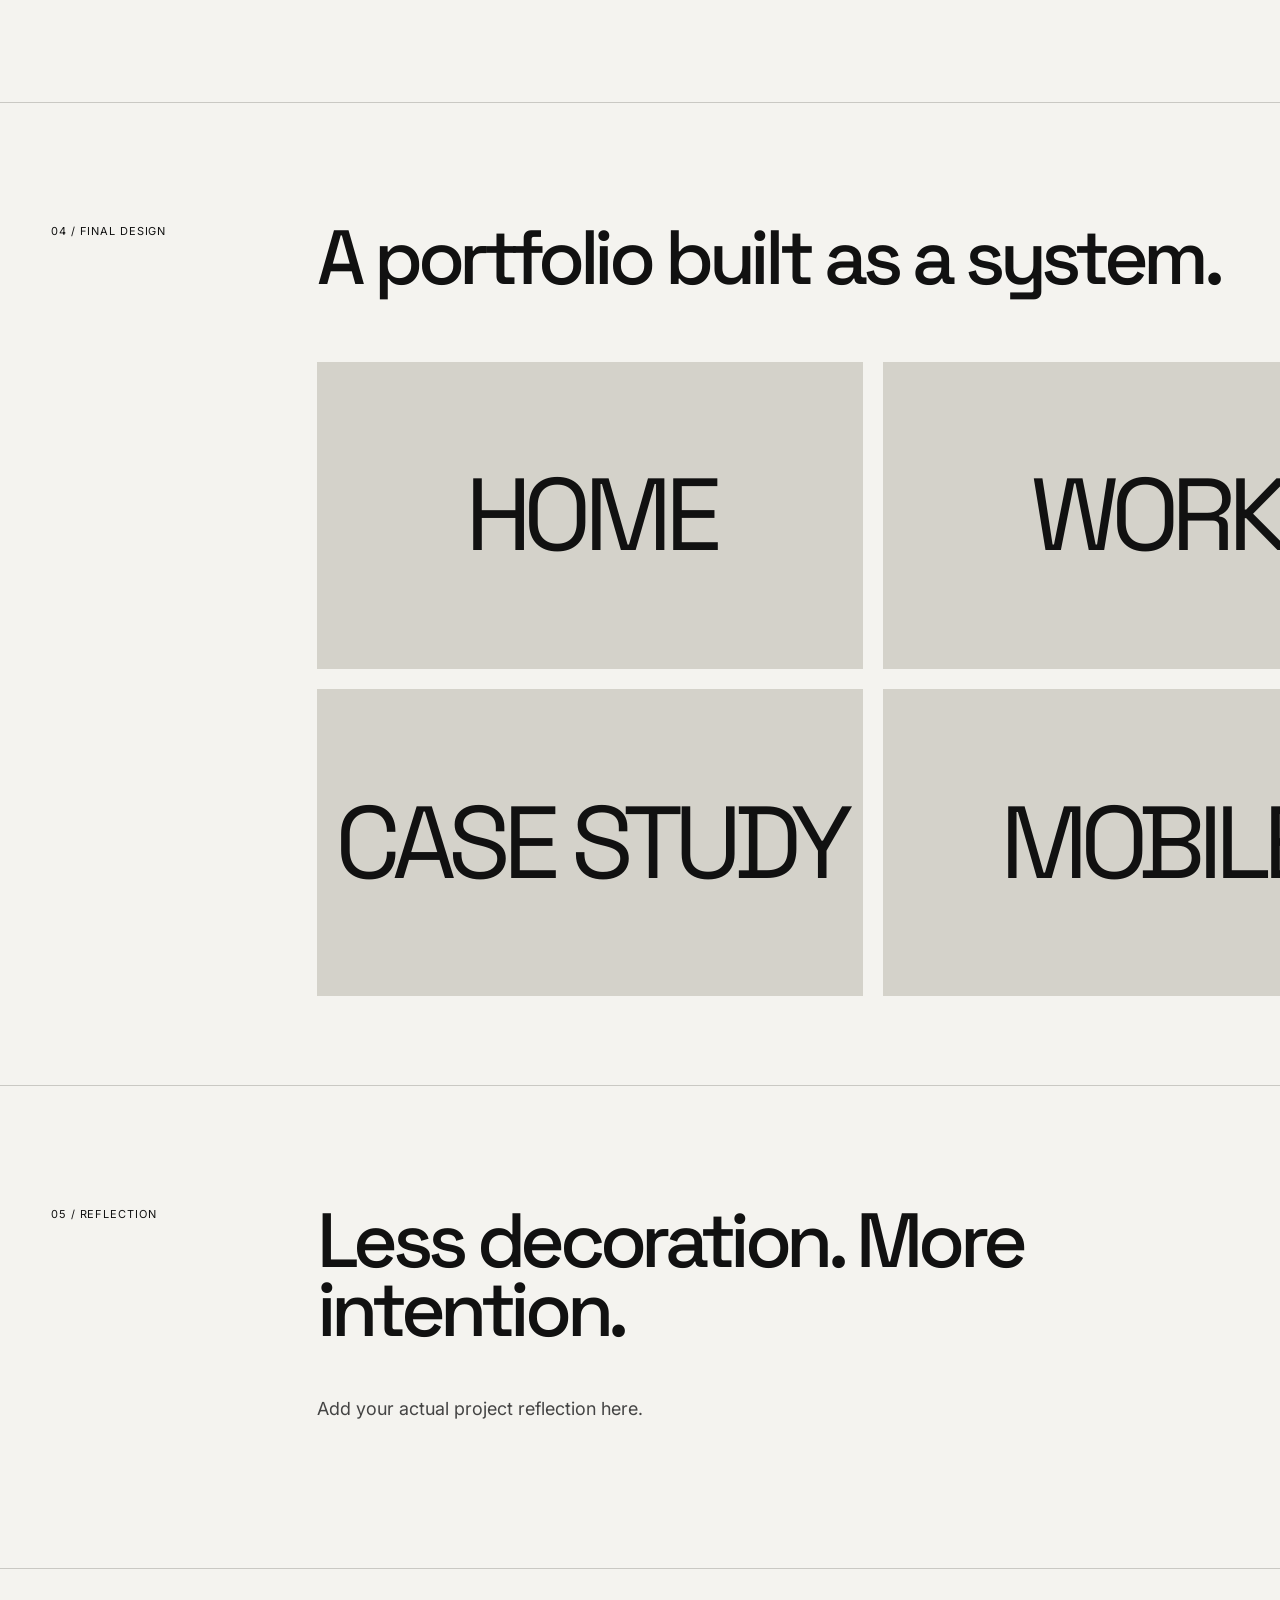
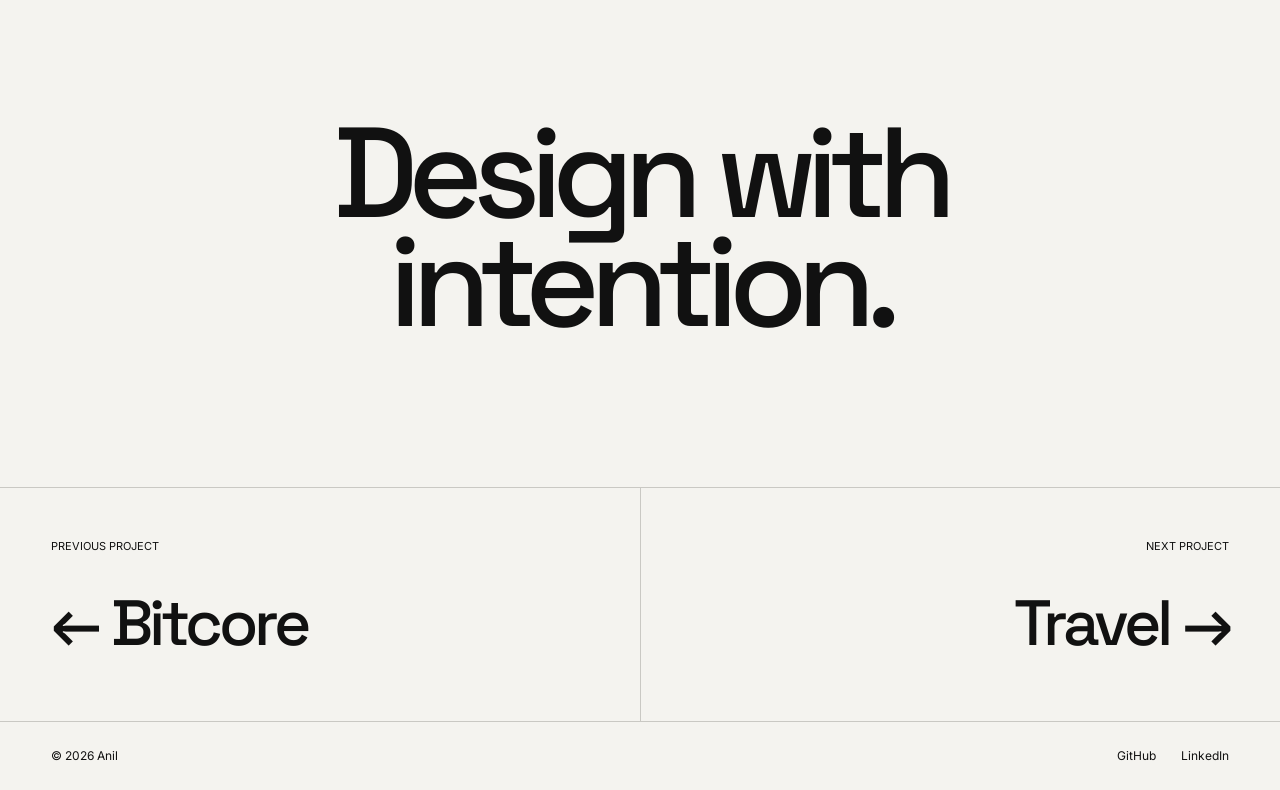
<file: case-studies/portfolio.html>
<!DOCTYPE html>
<html lang="en">

<head>

<meta charset="UTF-8">

<meta name="viewport"
      content="width=device-width, initial-scale=1.0">

<meta name="description"
      content="Swiss Portfolio Design Case Study by Anil.">

<title>Swiss Portfolio — Anil</title>

<link rel="stylesheet" href="../css/style.css">
<link rel="stylesheet" href="../css/case-study.css">

</head>

<body>

<header class="site-header">

<a href="../index.html" class="logo">
ANIL<span>.</span>
</a>

<button class="menu-toggle"
        aria-label="Open navigation"
        aria-expanded="false">

<span></span>
<span></span>

</button>

<nav class="main-nav">

<a href="../index.html#work">Work</a>
<a href="../about.html">About</a>
<a href="../contact.html">Contact</a>

</nav>

</header>


<main>

<section class="case-hero">

<div class="case-top">

<div class="case-label">
Case Study / 03
</div>

<h1 class="case-title">
Swiss
<em>portfolio.</em>
</h1>

</div>


<div class="case-summary">

<div class="case-label">
Overview
</div>

<p>
A personal portfolio exploring Swiss / International
Typographic Style through a responsive digital experience.
</p>

<div class="case-meta">

<div class="meta-item">
<span>Role</span>
<strong>Designer / Developer</strong>
</div>

<div class="meta-item">
<span>Type</span>
<strong>Personal Project</strong>
</div>

<div class="meta-item">
<span>Tools</span>
<strong>Figma / HTML / CSS / JavaScript</strong>
</div>

<div class="meta-item">
<span>Year</span>
<strong>2026</strong>
</div>

</div>

</div>

</section>


<section class="case-cover">

<div class="cover-placeholder">
SWISS SYSTEM
</div>

</section>


<section class="case-section">

<div class="case-label">
01 / Direction
</div>

<div class="case-section-content">

<h2>
Order creates
clarity.
</h2>

<p>
Explain why you selected Swiss design and how it supports
the goals of your portfolio.
</p>

</div>

</section>


<section class="case-section">

<div class="case-label">
02 / Grid
</div>

<div class="case-section-content">

<h2>
A system behind
every decision.
</h2>

<p>
Describe your grid, spacing, alignment and responsive
layout system.
</p>

<div class="case-image-large">

<div class="cover-placeholder">
GRID SYSTEM
</div>

</div>

</div>

</section>


<section class="case-section">

<div class="case-label">
03 / Typography
</div>

<div class="case-section-content">

<h2>
Typography as
the interface.
</h2>

<p>
Explain your type scale, hierarchy and typography choices.
</p>

</div>

</section>


<section class="case-section">

<div class="case-label">
04 / Final Design
</div>

<div class="case-section-content">

<h2>
A portfolio
built as a system.
</h2>

<div class="case-image-grid">

<div class="cover-placeholder">
HOME
</div>

<div class="cover-placeholder">
WORK
</div>

<div class="cover-placeholder">
CASE STUDY
</div>

<div class="cover-placeholder">
MOBILE
</div>

</div>

</div>

</section>


<section class="case-section">

<div class="case-label">
05 / Reflection
</div>

<div class="case-section-content">

<h2>
Less decoration.
More intention.
</h2>

<p>
Add your actual project reflection here.
</p>

</div>

</section>


<section class="final-section">

<h2>
Design with
intention.
</h2>

</section>


<section class="case-nav">

<a href="bitcore.html">

<span>
Previous project
</span>

<strong>
← Bitcore
</strong>

</a>

<a href="travel.html">

<span>
Next project
</span>

<strong>
Travel →
</strong>

</a>

</section>

</main>


<footer class="site-footer">

<div>
© <span data-year></span> Anil
</div>

<div>

<a href="https://github.com/Anilheranj"
target="_blank"
rel="noopener">
GitHub
</a>

<a href="https://www.linkedin.com/"
target="_blank"
rel="noopener">
LinkedIn
</a>

</div>

</footer>


<script src="../js/script.js"></script>

</body>
</html>
</file>
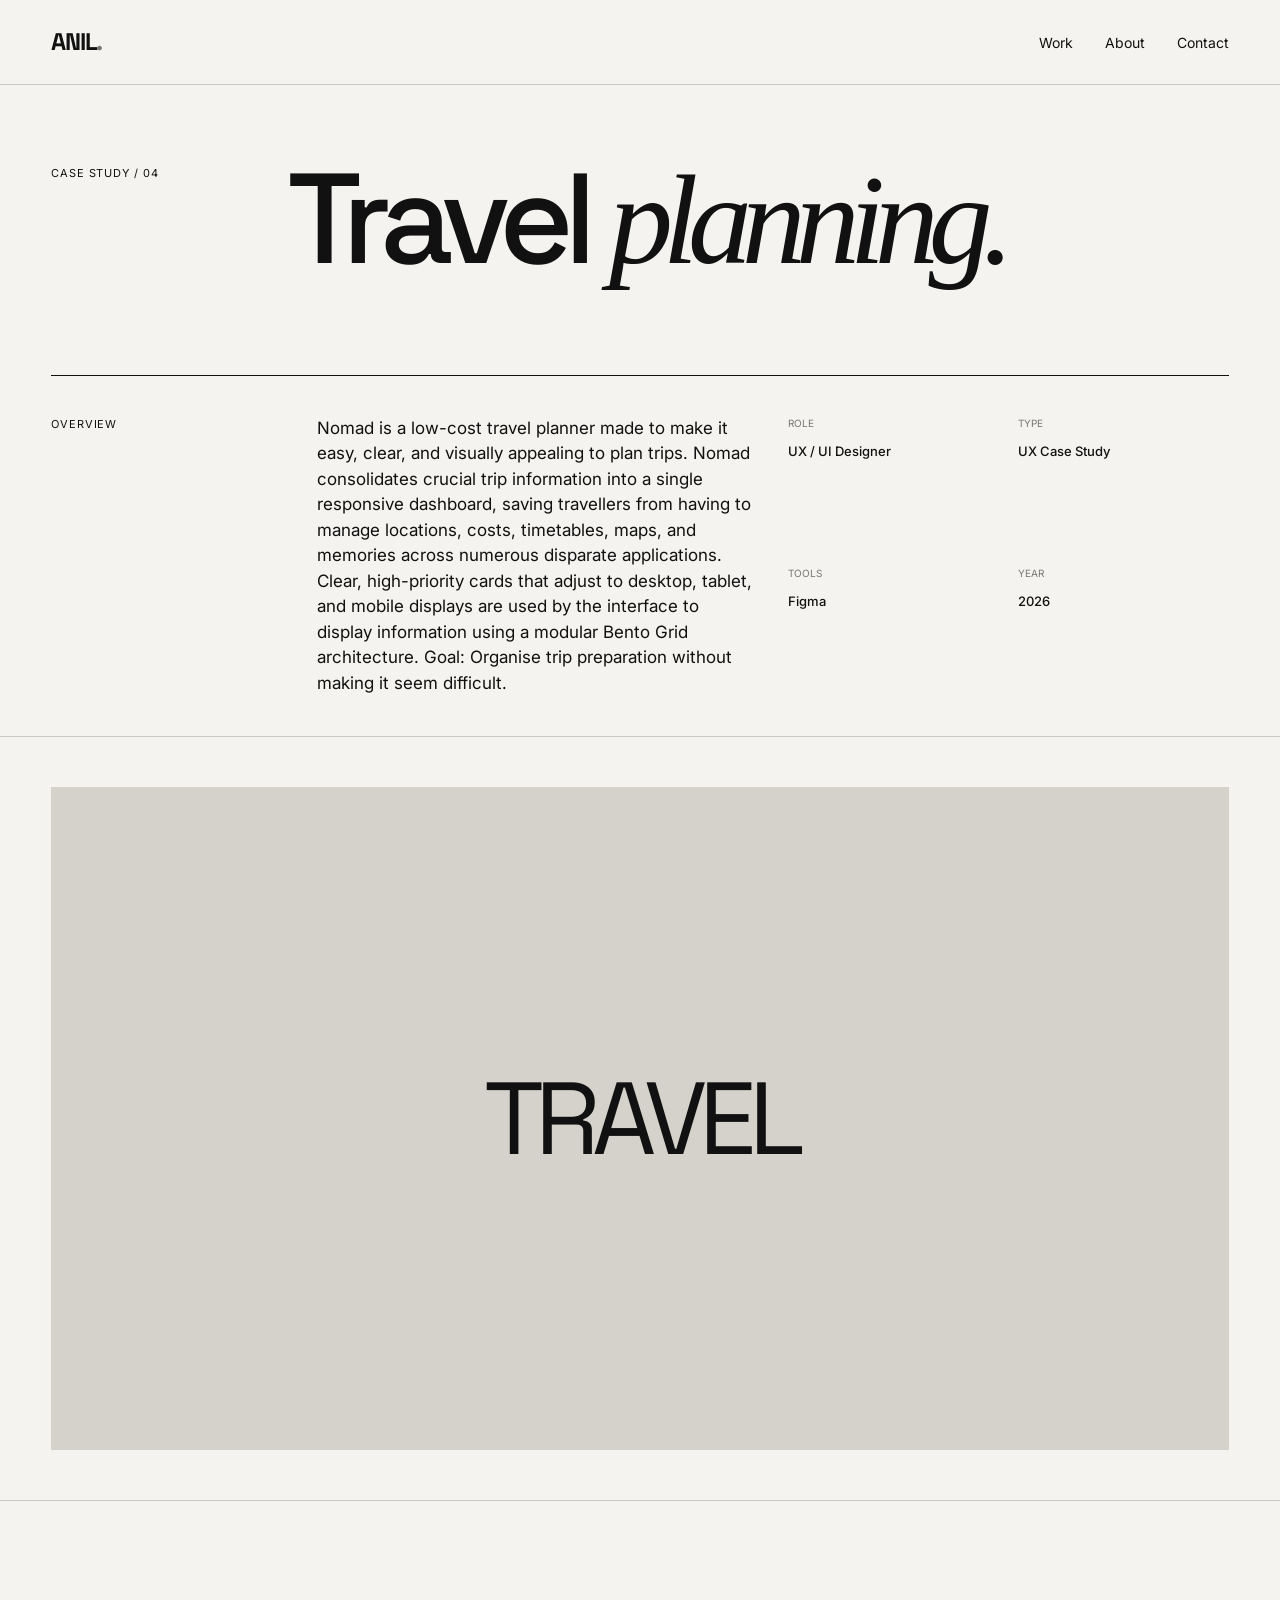
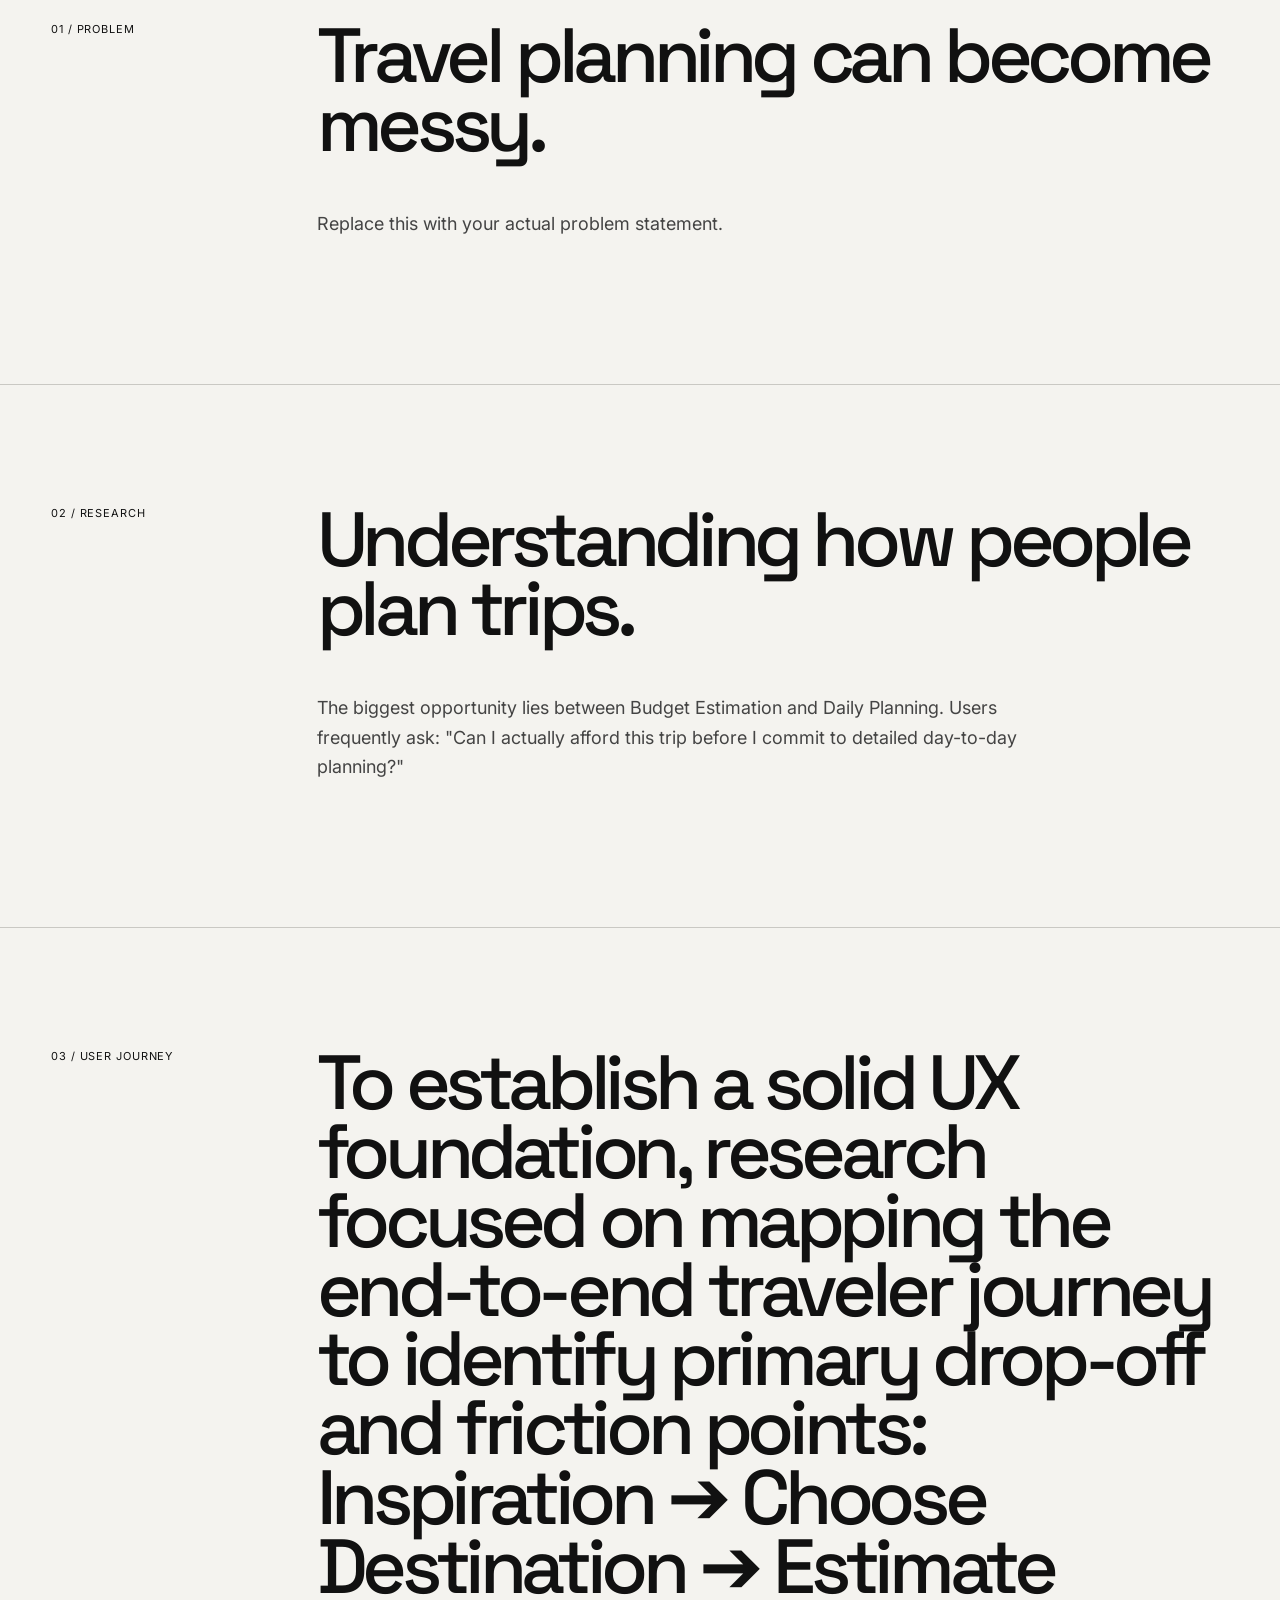
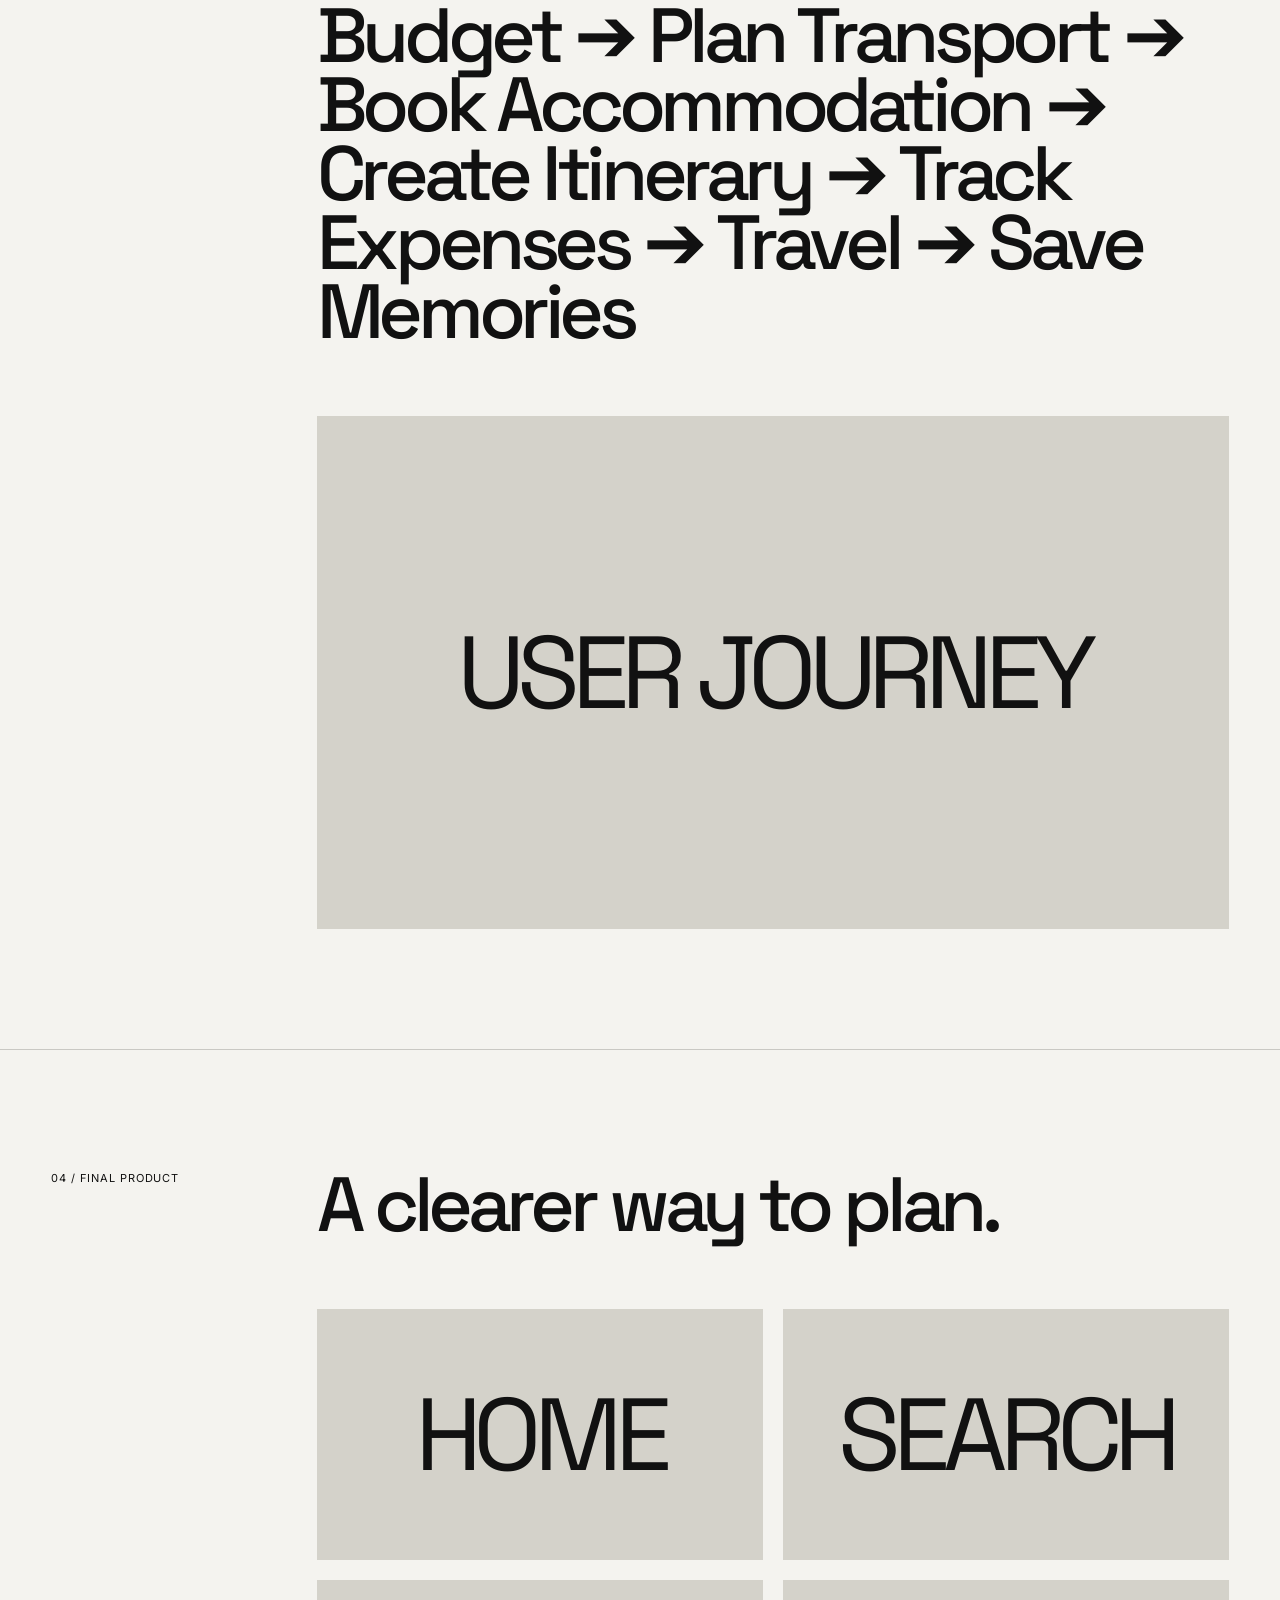
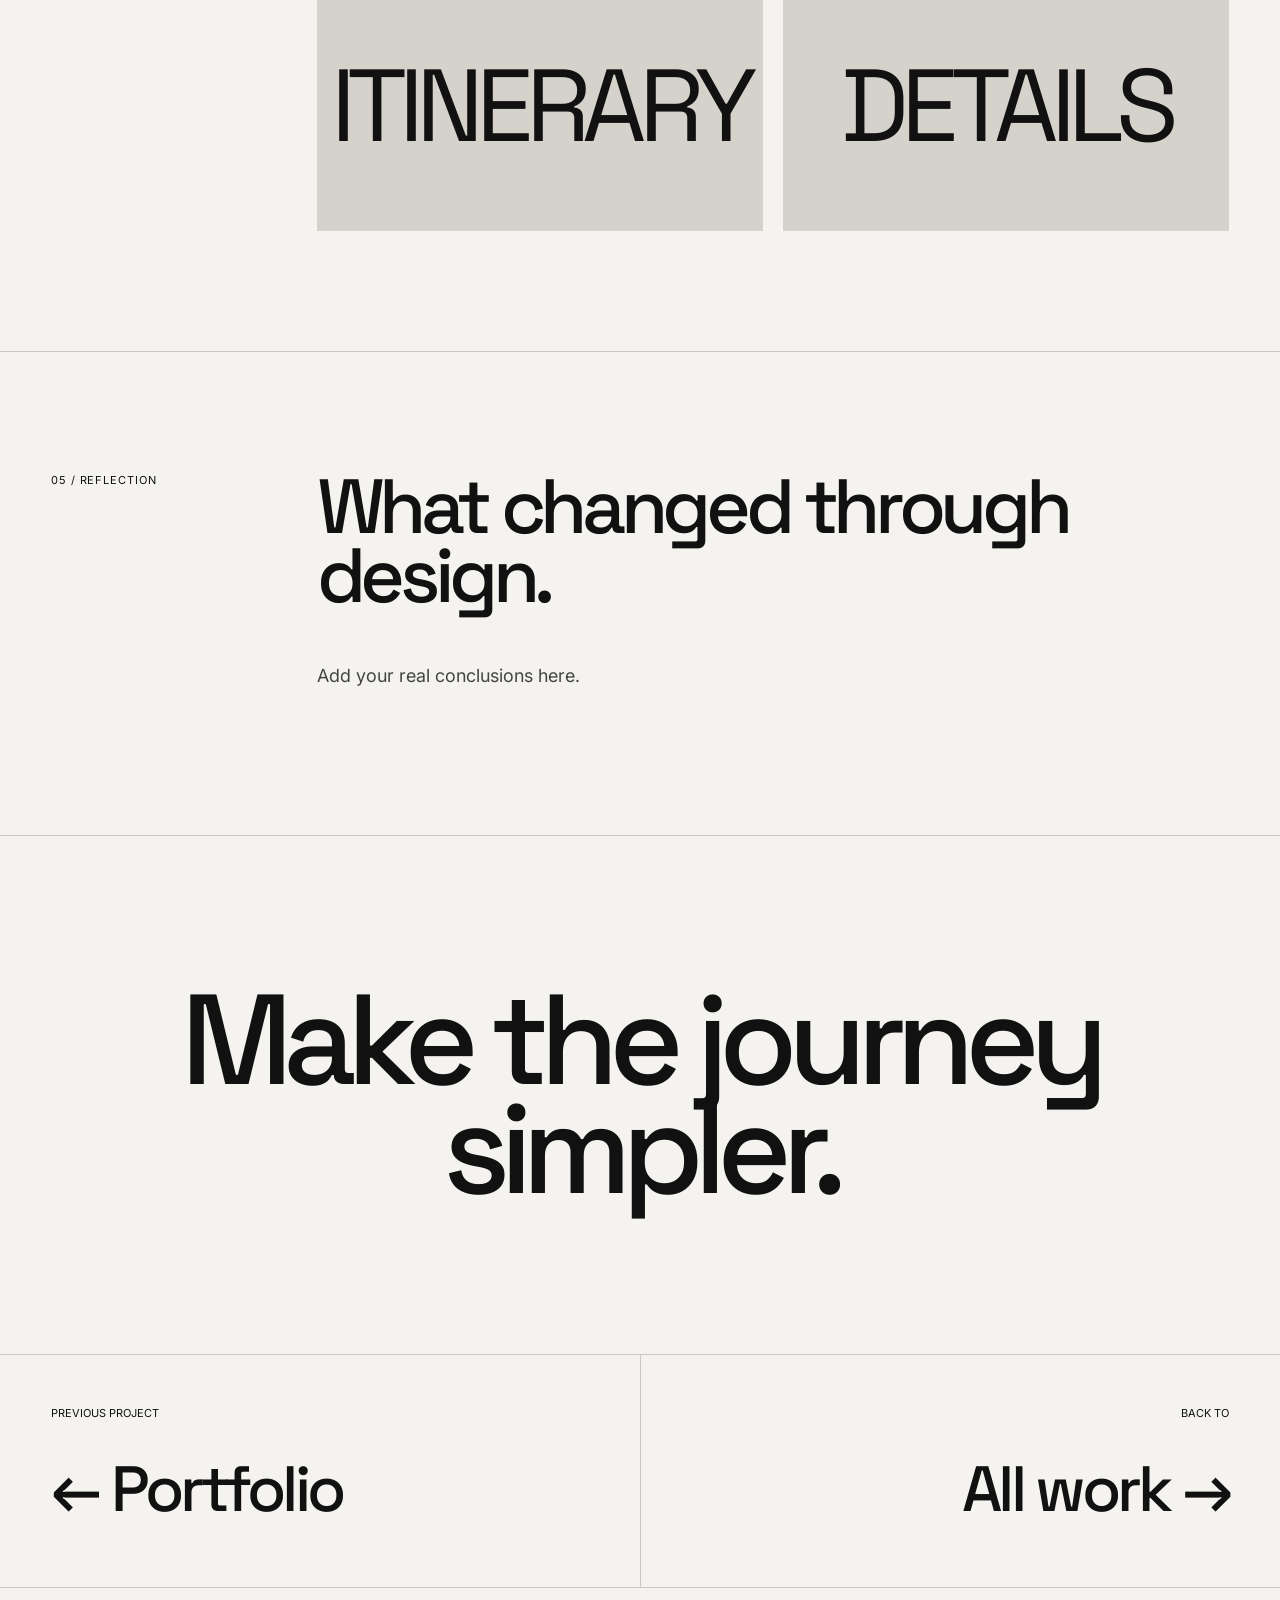
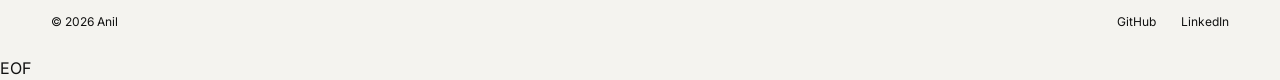
<file: case-studies/travel.html>
<!DOCTYPE html>
<html lang="en">

<head>

<meta charset="UTF-8">

<meta name="viewport"
      content="width=device-width, initial-scale=1.0">

<meta name="description"
      content="Travel Planning UX Case Study by Anil.">

<title> NOMAD </title>

<link rel="stylesheet" href="../css/style.css">
<link rel="stylesheet" href="../css/case-study.css">

</head>

<body>

<header class="site-header">

<a href="../index.html" class="logo">
ANIL<span>.</span>
</a>

<button class="menu-toggle"
        aria-label="Open navigation"
        aria-expanded="false">

<span></span>
<span></span>

</button>

<nav class="main-nav">

<a href="../index.html#work">Work</a>
<a href="../about.html">About</a>
<a href="../contact.html">Contact</a>

</nav>

</header>


<main>


<section class="case-hero">

<div class="case-top">

<div class="case-label">
Case Study / 04
</div>

<h1 class="case-title">
Travel
<em>planning.</em>
</h1>

</div>


<div class="case-summary">

<div class="case-label">
Overview
</div>

<p>
Nomad is a low-cost travel planner made to make it easy, clear, and visually appealing to plan trips. Nomad consolidates crucial trip information into a single responsive dashboard, saving travellers from having to manage locations, costs, timetables, maps, and memories across numerous disparate applications.
Clear, high-priority cards that adjust to desktop, tablet, and mobile displays are used by the interface to display information using a modular Bento Grid architecture.
Goal: Organise trip preparation without making it seem difficult.
</p>

<div class="case-meta">

<div class="meta-item">
<span>Role</span>
<strong>UX / UI Designer</strong>
</div>

<div class="meta-item">
<span>Type</span>
<strong>UX Case Study</strong>
</div>

<div class="meta-item">
<span>Tools</span>
<strong>Figma</strong>
</div>

<div class="meta-item">
<span>Year</span>
<strong>2026</strong>
</div>

</div>

</div>

</section>


<section class="case-cover">

<div class="cover-placeholder">
TRAVEL
</div>

</section>


<section class="case-section">

<div class="case-label">
01 / Problem
</div>

<div class="case-section-content">

<h2>
Travel planning
can become messy.
</h2>

<p>
Replace this with your actual problem statement.
</p>

</div>

</section>


<section class="case-section">

<div class="case-label">
02 / Research
</div>

<div class="case-section-content">

<h2>
Understanding how
people plan trips.
</h2>

<p>
The biggest opportunity lies between Budget Estimation and Daily Planning. Users frequently
ask:
"Can I actually afford this trip before I commit to detailed day-to-day planning?"
</p>

</div>

</section>


<section class="case-section">

<div class="case-label">
03 / User Journey
</div>

<div class="case-section-content">

<h2>
      To establish a solid UX foundation, research focused on mapping the end-to-end traveler
journey to identify primary drop-off and friction points:
Inspiration ➔ Choose Destination ➔ Estimate Budget ➔ Plan Transport
➔ Book Accommodation ➔ Create Itinerary ➔ Track Expenses ➔ Travel ➔
Save Memories
</h2>

<div class="case-image-large">

<div class="cover-placeholder">
USER JOURNEY
</div>

</div>

</div>

</section>


<section class="case-section">

<div class="case-label">
04 / Final Product
</div>

<div class="case-section-content">

<h2>
A clearer way
to plan.
</h2>

<div class="case-image-grid">

<div class="cover-placeholder">
HOME
</div>

<div class="cover-placeholder">
SEARCH
</div>

<div class="cover-placeholder">
ITINERARY
</div>

<div class="cover-placeholder">
DETAILS
</div>

</div>

</div>

</section>


<section class="case-section">

<div class="case-label">
05 / Reflection
</div>

<div class="case-section-content">

<h2>
What changed
through design.
</h2>

<p>
Add your real conclusions here.
</p>

</div>

</section>


<section class="final-section">

<h2>
Make the journey
simpler.
</h2>

</section>


<section class="case-nav">

<a href="portfolio.html">

<span>
Previous project
</span>

<strong>
← Portfolio
</strong>

</a>

<a href="../index.html">

<span>
Back to
</span>

<strong>
All work →
</strong>

</a>

</section>


</main>


<footer class="site-footer">

<div>
© <span data-year></span> Anil
</div>

<div>

<a href="https://github.com/Anilheranj"
target="_blank"
rel="noopener">
GitHub
</a>

<a href="https://www.linkedin.com/"
target="_blank"
rel="noopener">
LinkedIn
</a>

</div>

</footer>


<script src="../js/script.js"></script>

</body>
</html>
EOF
</file>
<file: css/style.css>
@import url('https://fonts.googleapis.com/css2?family=Inter:wght@400;500;600;700&family=Space+Grotesk:wght@400;500;600;700&display=swap');


:root {
    --black: #111111;
    --white: #f4f3ef;
    --gray: #777;
    --line: #c9c8c3;

    --max-width: 1440px;
    --padding: clamp(20px, 4vw, 70px);
}


* {
    margin: 0;
    padding: 0;
    box-sizing: border-box;
}


html {
    scroll-behavior: smooth;
}


body {
    background: var(--white);
    color: var(--black);

    font-family: "Inter", sans-serif;

    line-height: 1.5;

    overflow-x: hidden;
}


a {
    color: inherit;
    text-decoration: none;
}


button {
    font: inherit;
}


img {
    width: 100%;
    display: block;
}


.site-header {
    width: 100%;

    display: flex;
    justify-content: space-between;
    align-items: center;

    padding: 24px var(--padding);

    border-bottom: 1px solid var(--line);
}


.logo {
    font-family: "Space Grotesk", sans-serif;

    font-size: 1.5rem;
    font-weight: 700;

    letter-spacing: -0.05em;
}


.logo span {
    color: var(--gray);
}


.main-nav {
    display: flex;
    gap: 32px;

    font-size: 14px;
}


.main-nav a {
    position: relative;
}


.main-nav a::after {
    content: "";

    position: absolute;

    left: 0;
    bottom: -5px;

    width: 0;
    height: 1px;

    background: currentColor;

    transition: width .3s ease;
}


.main-nav a:hover::after {
    width: 100%;
}


.menu-toggle {
    display: none;

    border: 0;
    background: transparent;

    cursor: pointer;
}


.hero {
    min-height: 90vh;

    padding: 80px var(--padding);

    display: grid;
    grid-template-columns: 20% 1fr;

    border-bottom: 1px solid var(--line);
}


.hero-index {
    display: flex;
    flex-direction: column;

    justify-content: space-between;

    font-size: 12px;
    text-transform: uppercase;
}


.hero-content {
    display: flex;
    flex-direction: column;

    justify-content: space-between;
}


.eyebrow {
    font-size: 12px;

    letter-spacing: .08em;

    margin-bottom: 40px;
}


.hero h1 {
    max-width: 1000px;

    font-family: "Space Grotesk", sans-serif;

    font-size: clamp(4rem, 10vw, 10rem);

    line-height: .88;

    letter-spacing: -.07em;

    font-weight: 500;
}


.hero h1 em {
    font-family: Georgia, serif;

    font-weight: 400;

    letter-spacing: -.08em;
}


.hero-bottom {
    margin-top: 100px;

    display: grid;

    grid-template-columns: 1fr 1fr;

    gap: 50px;

    align-items: end;
}


.hero-description {
    max-width: 450px;

    font-size: 18px;

    line-height: 1.5;
}


.arrow-link {
    justify-self: end;

    border-bottom: 1px solid var(--black);

    padding-bottom: 7px;

    font-size: 14px;
}


.arrow-link span {
    margin-left: 30px;
}


.section {
    padding: 100px var(--padding);

    border-bottom: 1px solid var(--line);
}


.section-number {
    font-size: 11px;

    letter-spacing: .08em;

    text-transform: uppercase;
}


.intro {
    display: grid;

    grid-template-columns: 20% 1fr;
}


.intro-content {
    max-width: 850px;
}


.intro h2 {
    font-family: "Space Grotesk", sans-serif;

    font-size: clamp(3rem, 6vw, 6rem);

    line-height: .95;

    letter-spacing: -.06em;

    font-weight: 500;
}


.intro h2 span {
    font-family: Georgia, serif;

    font-style: italic;
}


.intro p {
    max-width: 520px;

    margin-top: 50px;

    font-size: 20px;
}


.work {
    padding-top: 50px;
}


.section-heading {
    display: grid;

    grid-template-columns: 20% 1fr;

    margin-bottom: 100px;
}


.section-heading p {
    max-width: 350px;

    font-size: 15px;
}


.project-card {
    margin-bottom: 150px;
}


.project-image {
    display: block;

    aspect-ratio: 16 / 9;

    overflow: hidden;

    background: #ddd;

    transition: transform .4s ease;
}


.project-image:hover {
    transform: scale(.99);
}


.project-placeholder {
    height: 100%;

    display: flex;

    align-items: flex-end;
    justify-content: space-between;

    padding: 30px;

    background:
        linear-gradient(
            135deg,
            #d8d6ce,
            #8d8c87
        );

    color: white;
}


.project-placeholder span {
    font-size: 13px;
}


.project-placeholder strong {
    font-family: "Space Grotesk", sans-serif;

    font-size: clamp(2rem, 7vw, 7rem);

    letter-spacing: -.07em;
}


.project-bitcore .project-placeholder {
    background:
        linear-gradient(
            135deg,
            #111,
            #555
        );
}


.project-portfolio .project-placeholder {
    background:
        linear-gradient(
            135deg,
            #eee,
            #aaa
        );

    color: #111;
}


.project-travel .project-placeholder {
    background:
        linear-gradient(
            135deg,
            #bcb8ae,
            #555
        );
}


.project-info {
    display: grid;

    grid-template-columns: 1fr 1fr;

    padding-top: 25px;

    border-top: 1px solid var(--black);

    margin-top: 15px;
}


.project-number {
    font-size: 12px;
}


.project-info h3 {
    max-width: 600px;

    margin-top: 15px;

    font-family: "Space Grotesk", sans-serif;

    font-size: clamp(2.5rem, 5vw, 5rem);

    line-height: .9;

    letter-spacing: -.06em;

    font-weight: 500;
}


.project-meta {
    display: flex;

    flex-direction: column;

    justify-content: space-between;

    align-items: flex-end;

    font-size: 13px;
}


.project-meta a {
    border-bottom: 1px solid var(--black);

    padding-bottom: 5px;
}


.approach-grid {
    display: grid;

    grid-template-columns: repeat(4, 1fr);

    gap: 1px;

    margin-top: 80px;

    border-top: 1px solid var(--line);
}


.approach-grid > div {
    padding: 30px 20px 0 0;

    border-right: 1px solid var(--line);
}


.approach-grid span {
    font-size: 11px;
}


.approach-grid h3 {
    margin-top: 60px;

    font-family: "Space Grotesk", sans-serif;

    font-size: 30px;

    font-weight: 500;
}


.approach-grid p {
    margin-top: 20px;

    max-width: 240px;

    font-size: 14px;

    color: #555;
}


.contact-cta {
    padding: 150px var(--padding);

    text-align: center;
}


.contact-cta p {
    font-size: 14px;

    margin-bottom: 30px;
}


.contact-cta a {
    font-family: "Space Grotesk", sans-serif;

    font-size: clamp(4rem, 10vw, 10rem);

    line-height: .8;

    letter-spacing: -.08em;
}


.site-footer {
    padding: 25px var(--padding);

    border-top: 1px solid var(--line);

    display: flex;

    justify-content: space-between;

    font-size: 12px;
}


.site-footer div:last-child {
    display: flex;
    gap: 25px;
}


@media (max-width: 800px) {

    .main-nav {
        display: none;

        position: absolute;

        top: 70px;
        left: 0;
        right: 0;

        padding: 30px var(--padding);

        background: var(--white);

        border-bottom: 1px solid var(--line);

        flex-direction: column;

        z-index: 10;
    }


    .main-nav.active {
        display: flex;
    }


    .menu-toggle {
        display: flex;

        flex-direction: column;

        gap: 6px;
    }


    .menu-toggle span {
        width: 25px;
        height: 1px;

        background: var(--black);
    }


    .hero {
        min-height: 85vh;

        display: block;

        padding-top: 50px;
    }


    .hero-index {
        flex-direction: row;

        margin-bottom: 100px;
    }


    .hero h1 {
        font-size: clamp(3.7rem, 17vw, 7rem);
    }


    .hero-bottom {
        display: block;

        margin-top: 70px;
    }


    .arrow-link {
        display: inline-block;

        margin-top: 40px;
    }


    .intro,
    .section-heading {
        display: block;
    }


    .intro-content {
        margin-top: 70px;
    }


    .intro h2 {
        font-size: clamp(3rem, 14vw, 6rem);
    }


    .section-heading p {
        margin-top: 30px;
    }


    .project-card {
        margin-bottom: 100px;
    }


    .project-info {
        display: block;
    }


    .project-meta {
        display: block;

        margin-top: 30px;
    }


    .project-meta a {
        display: inline-block;

        margin-top: 30px;
    }


    .approach-grid {
        grid-template-columns: 1fr 1fr;
    }


    .approach-grid > div {
        min-height: 250px;
    }


    .contact-cta {
        padding: 100px 20px;
    }


    .contact-cta a {
        font-size: 17vw;
    }

}


@media (max-width: 500px) {

    .approach-grid {
        grid-template-columns: 1fr;
    }


    .approach-grid > div {
        border-right: 0;

        border-bottom: 1px solid var(--line);

        padding-bottom: 40px;
    }


    .site-footer {
        display: block;
    }


    .site-footer div:last-child {
        margin-top: 20px;
    }

}
</file>
<file: css/case-study.css>
.case-hero {
    padding: 80px var(--padding) 0;

    border-bottom: 1px solid var(--line);
}


.case-top {
    display: grid;

    grid-template-columns: 20% 1fr;

    margin-bottom: 100px;
}


.case-label {
    font-size: 11px;

    text-transform: uppercase;

    letter-spacing: .08em;
}


.case-title {
    max-width: 1000px;

    font-family: "Space Grotesk", sans-serif;

    font-size: clamp(4rem, 10vw, 10rem);

    line-height: .85;

    letter-spacing: -.08em;

    font-weight: 500;
}


.case-title em {
    font-family: Georgia, serif;

    font-weight: 400;
}


.case-summary {
    display: grid;

    grid-template-columns: 20% 1fr 1fr;

    gap: 30px;

    padding: 40px 0;

    border-top: 1px solid var(--black);
}


.case-summary p {
    max-width: 500px;

    font-size: 17px;
}


.case-meta {
    display: grid;

    grid-template-columns: 1fr 1fr;

    gap: 20px;
}


.meta-item span {
    display: block;

    margin-bottom: 7px;

    font-size: 10px;

    text-transform: uppercase;

    color: var(--gray);
}


.meta-item strong {
    font-size: 13px;

    font-weight: 500;
}


.case-cover {
    padding: 50px var(--padding);

    border-bottom: 1px solid var(--line);
}


.case-cover img {
    width: 100%;

    max-height: 800px;

    object-fit: cover;
}


.cover-placeholder {
    aspect-ratio: 16 / 9;

    display: flex;

    align-items: center;

    justify-content: center;

    background: #d4d2ca;

    font-family: "Space Grotesk", sans-serif;

    font-size: clamp(3rem, 8vw, 8rem);

    letter-spacing: -.08em;
}


.case-section {
    display: grid;

    grid-template-columns: 20% 1fr;

    gap: 30px;

    padding: 120px var(--padding);

    border-bottom: 1px solid var(--line);
}


.case-section-content {
    max-width: 1000px;
}


.case-section h2 {
    font-family: "Space Grotesk", sans-serif;

    font-size: clamp(3rem, 6vw, 6rem);

    line-height: .9;

    letter-spacing: -.07em;

    font-weight: 500;

    margin-bottom: 50px;
}


.case-section h3 {
    font-family: "Space Grotesk", sans-serif;

    font-size: 28px;

    margin-top: 60px;

    margin-bottom: 20px;

    font-weight: 500;
}


.case-section p {
    max-width: 700px;

    font-size: 18px;

    line-height: 1.65;

    color: #444;

    margin-bottom: 25px;
}


.case-list {
    max-width: 700px;

    list-style: none;

    border-top: 1px solid var(--line);

    margin-top: 50px;
}


.case-list li {
    padding: 20px 0;

    border-bottom: 1px solid var(--line);

    display: flex;

    justify-content: space-between;

    gap: 20px;
}


.case-image-grid {
    display: grid;

    grid-template-columns: repeat(2, 1fr);

    gap: 20px;

    margin-top: 70px;
}


.case-image-grid img {
    aspect-ratio: 4 / 3;

    object-fit: cover;
}


.case-image-large {
    margin-top: 70px;
}


.case-image-large img {
    width: 100%;
}


.design-system {
    display: grid;

    grid-template-columns: repeat(3, 1fr);

    gap: 20px;

    margin-top: 70px;
}


.system-card {
    padding: 30px;

    min-height: 220px;

    border: 1px solid var(--line);
}


.system-card h4 {
    font-family: "Space Grotesk", sans-serif;

    font-size: 24px;

    margin-bottom: 50px;
}


.color-swatch {
    width: 100%;

    aspect-ratio: 1;

    margin-bottom: 20px;

    background: #111;
}


.final-section {
    padding: 150px var(--padding);

    text-align: center;
}


.final-section h2 {
    max-width: 1000px;

    margin: auto;

    font-family: "Space Grotesk", sans-serif;

    font-size: clamp(4rem, 10vw, 10rem);

    line-height: .85;

    letter-spacing: -.08em;

    font-weight: 500;
}


.case-nav {
    display: grid;

    grid-template-columns: 1fr 1fr;

    border-top: 1px solid var(--line);
}


.case-nav a {
    padding: 50px var(--padding);

    transition: background .3s ease;
}


.case-nav a:hover {
    background: #deddd7;
}


.case-nav a:last-child {
    text-align: right;

    border-left: 1px solid var(--line);
}


.case-nav span {
    display: block;

    font-size: 11px;

    text-transform: uppercase;

    margin-bottom: 20px;
}


.case-nav strong {
    font-family: "Space Grotesk", sans-serif;

    font-size: clamp(2rem, 5vw, 5rem);

    letter-spacing: -.06em;

    font-weight: 500;
}


@media (max-width: 800px) {

    .case-top,
    .case-summary,
    .case-section {
        display: block;
    }


    .case-title {
        margin-top: 60px;

        font-size: clamp(4rem, 17vw, 8rem);
    }


    .case-summary {
        padding: 30px 0;
    }


    .case-summary > div {
        margin-top: 40px;
    }


    .case-section {
        padding: 80px var(--padding);
    }


    .case-section-content {
        margin-top: 60px;
    }


    .case-section h2 {
        font-size: clamp(3rem, 14vw, 6rem);
    }


    .case-image-grid {
        grid-template-columns: 1fr;
    }


    .design-system {
        grid-template-columns: 1fr;
    }


    .case-nav {
        grid-template-columns: 1fr;
    }


    .case-nav a:last-child {
        text-align: left;

        border-left: 0;

        border-top: 1px solid var(--line);
    }

}
</file>
